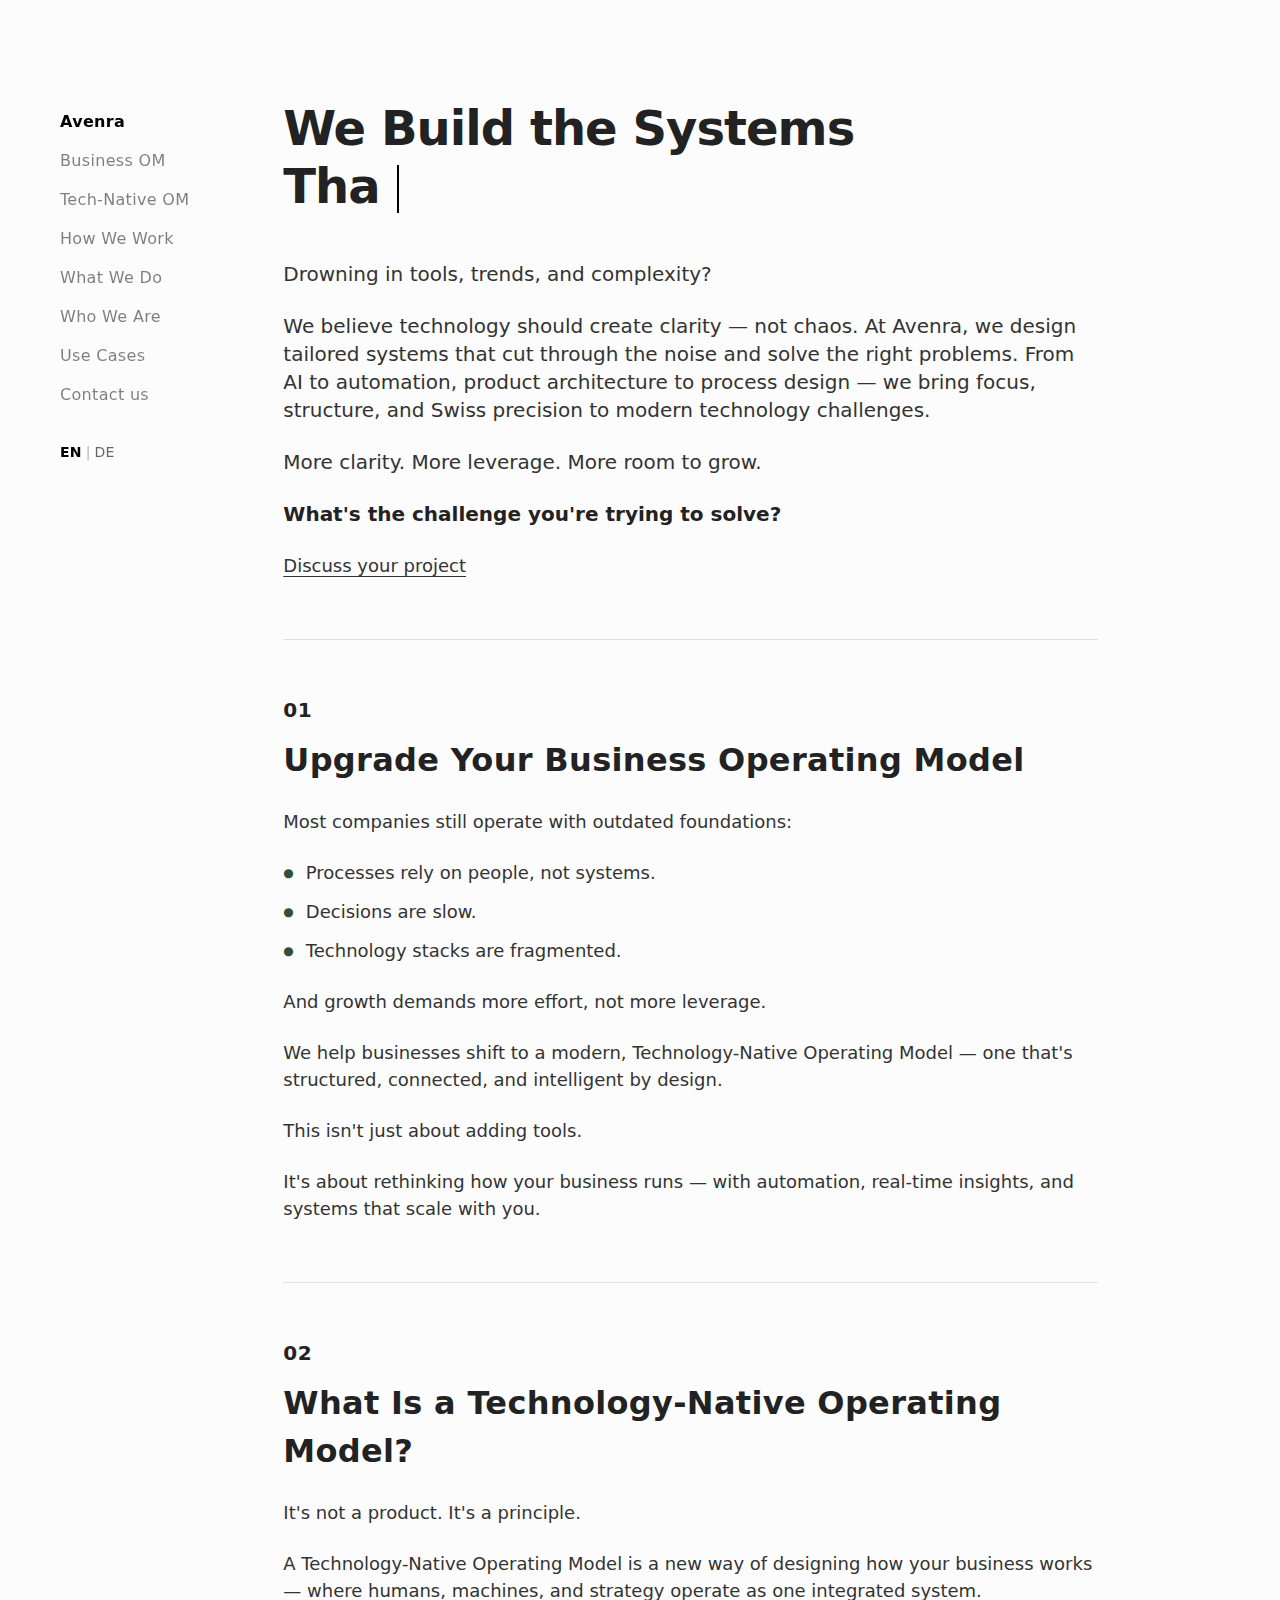
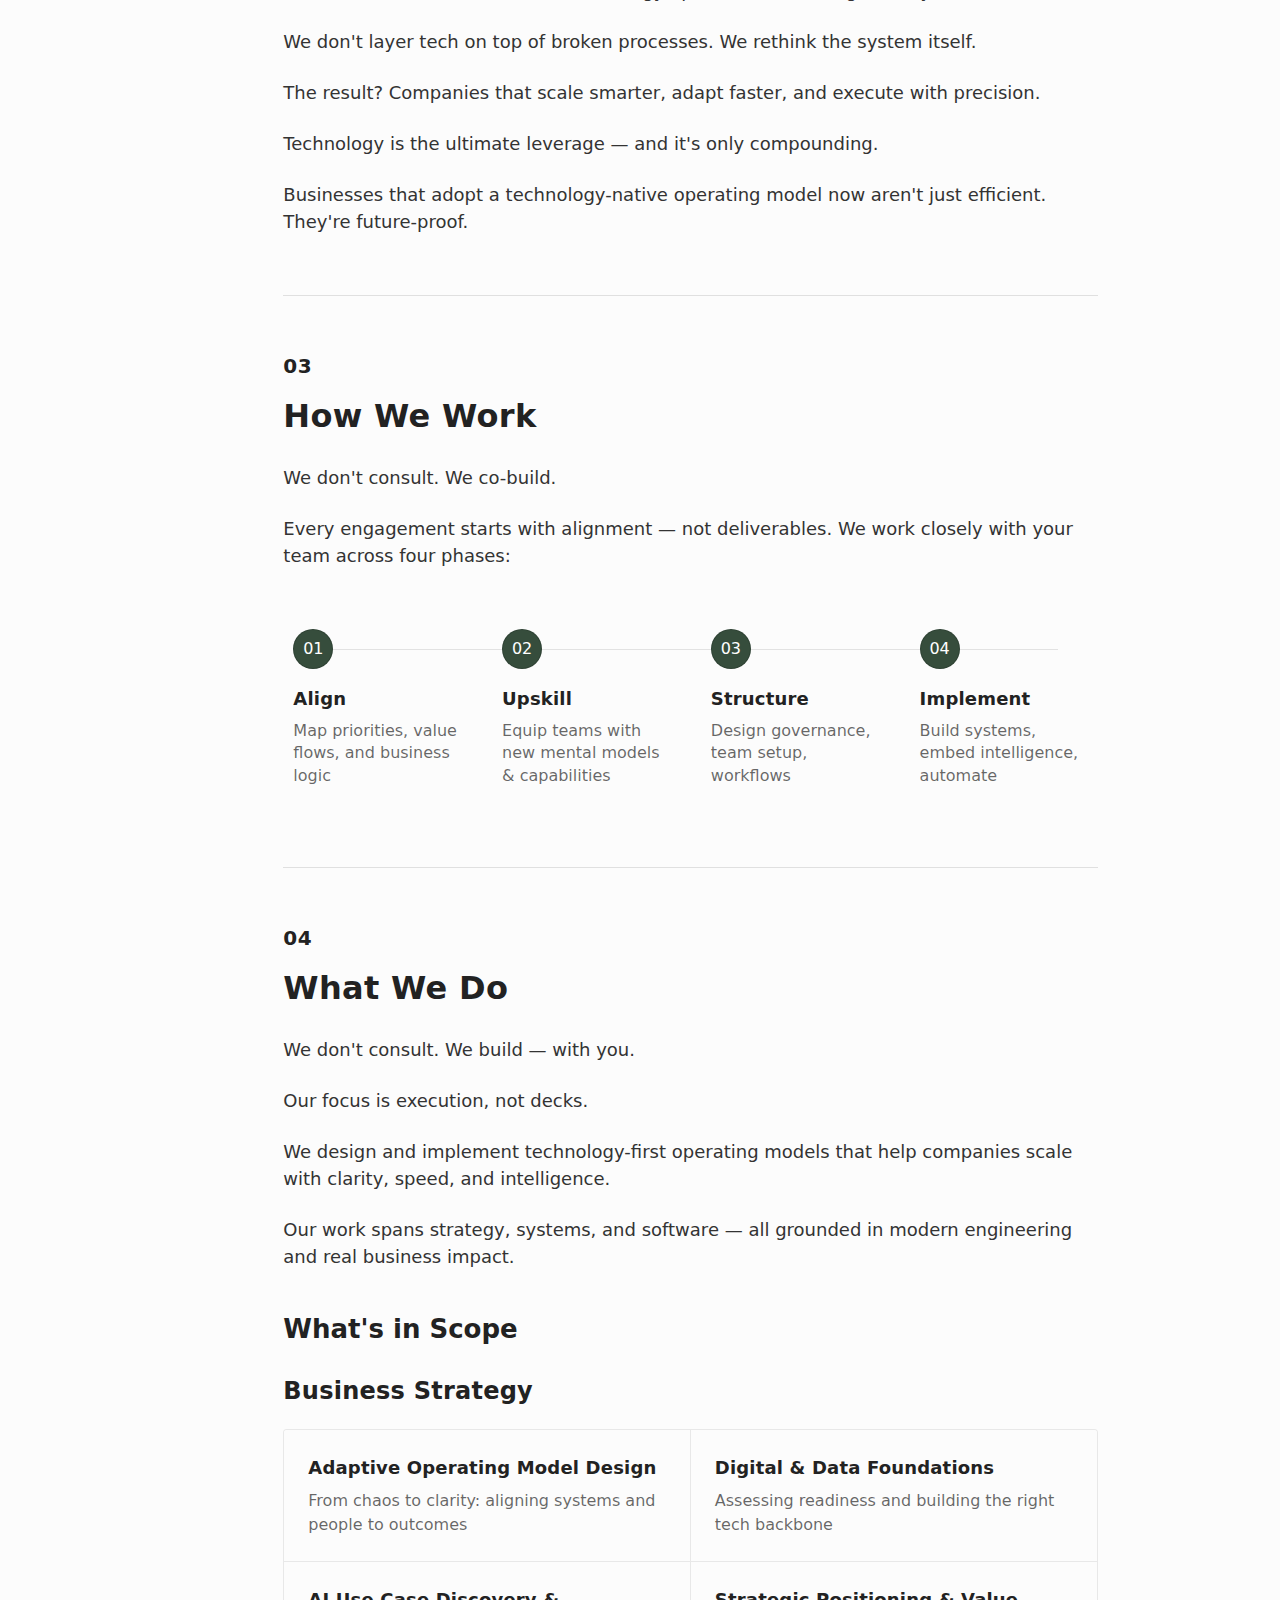
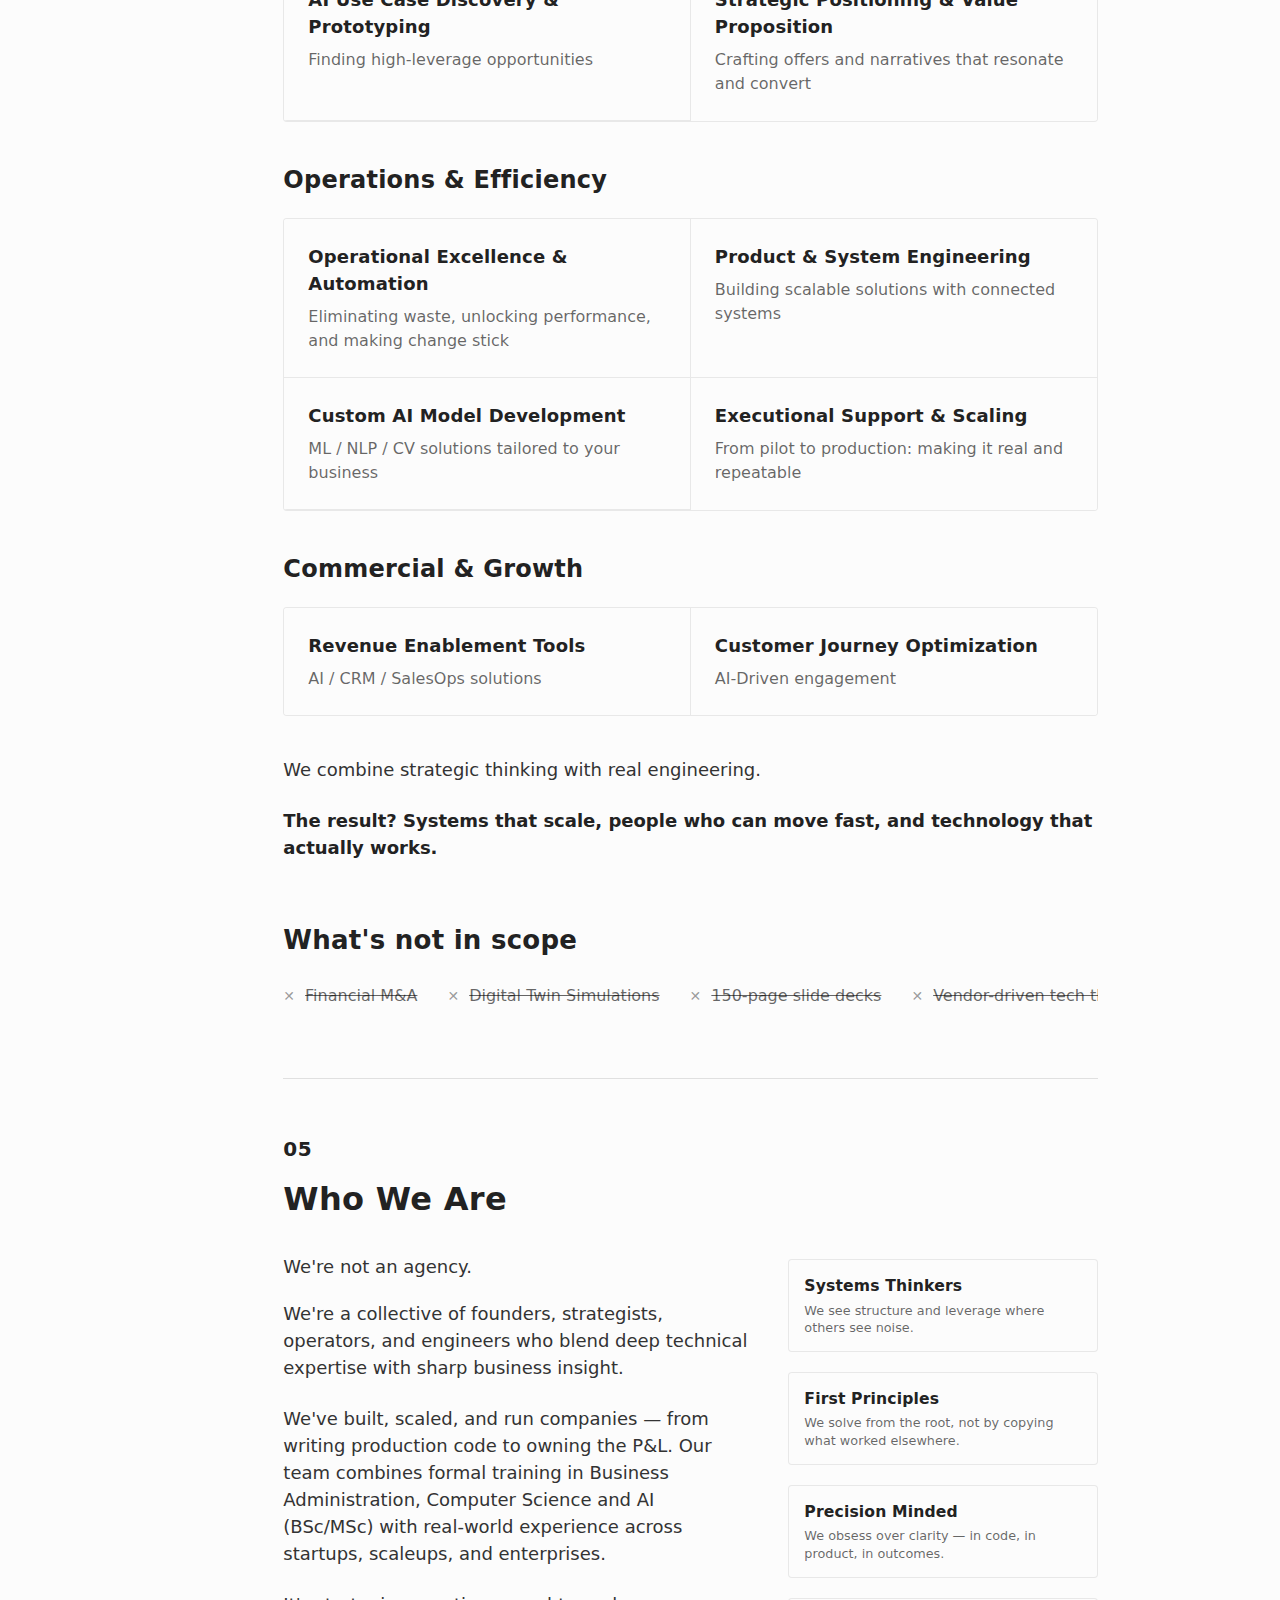
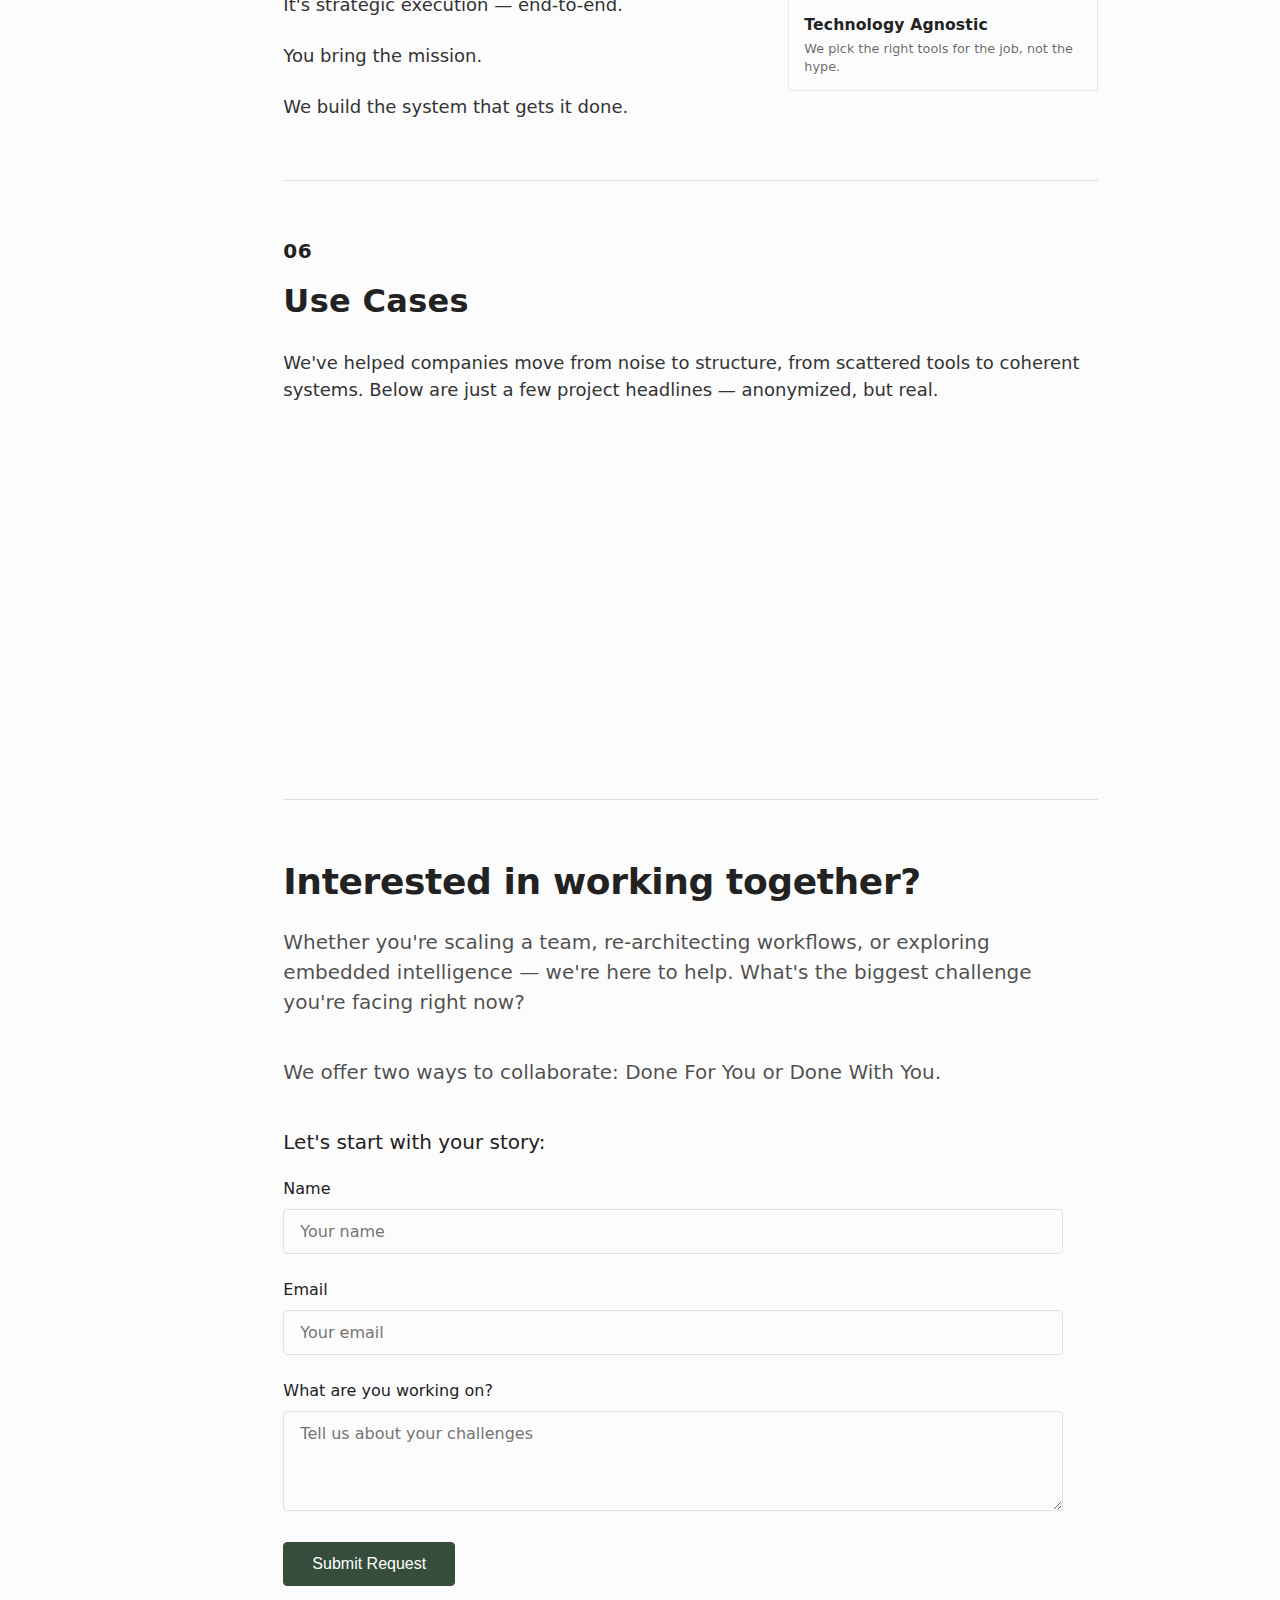
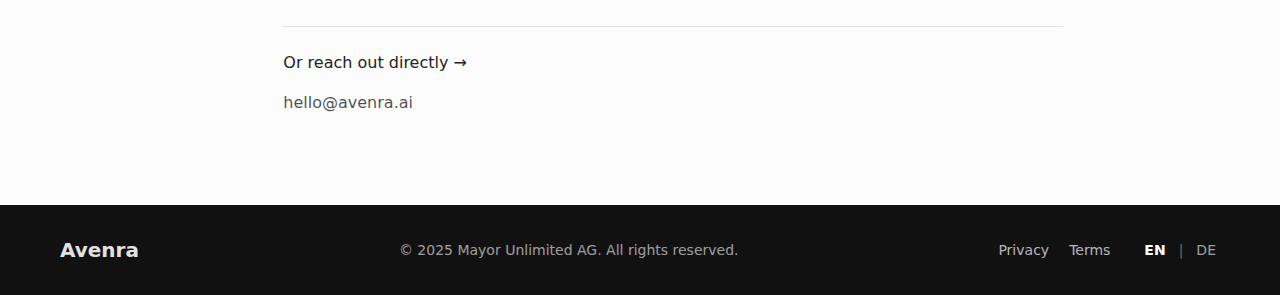
<file: index.html>
<!DOCTYPE html>
<html lang="en">
<head>
    <meta charset="UTF-8">
    <meta name="viewport" content="width=device-width, initial-scale=1.0">
    <title>Avenra | AI Solutions with Swiss Precision</title>
    <link rel="stylesheet" href="styles.css">
    <link rel="stylesheet" href="responsive.css">
    <link rel="stylesheet" href="js/anchor.css">
    <link rel="icon" href="favicon.svg" type="image/svg+xml">
    <link rel="icon" href="favicon.ico" type="image/x-icon">
    <link rel="apple-touch-icon" href="favicon.svg">
</head>
<body>
    <!-- Fixed header bar for mobile/tablet -->
    <div class="header-bar"></div>
    
    <!-- Mobile navigation -->
    <div class="mobile-brand">Avenra</div>
    <button class="hamburger">
        <span></span>
        <span></span>
        <span></span>
    </button>
    <div class="mobile-menu">
        <a href="#top">Avenra</a>
        <a href="#business-os">Business OM</a>
        <a href="#ai-native-os">Tech-Native OM</a>
        <a href="#how-we-work">How We Work</a>
        <a href="#capabilities">What We Do</a>
        <a href="#who-we-are">Who We Are</a>
        <a href="#experiments">Use Cases</a>
        <a href="#cta-section">Contact us</a>
        <div class="lang-switcher">
            <a href="index.html" class="lang-link active" lang="en" aria-label="Switch to English">EN</a>
            <span class="lang-separator">|</span>
            <a href="de.html" class="lang-link" lang="de" aria-label="Switch to German">DE</a>
        </div>
    </div>

    <div class="main-grid">
        <div class="sidebar">
            <nav class="sidebar-nav">
                <a href="#top" class="logo">Avenra</a>
                <a href="#business-os">Business OM</a>
                <a href="#ai-native-os">Tech-Native OM</a>
                <a href="#how-we-work">How We Work</a>
                <a href="#capabilities">What We Do</a>
                <a href="#who-we-are">Who We Are</a>
                <a href="#experiments">Use Cases</a>
                <a href="#cta-section">Contact us</a>
                <div class="lang-switcher">
                    <a href="index.html" class="lang-link active" lang="en" aria-label="Switch to English">EN</a>
                    <span class="lang-separator">|</span>
                    <a href="de.html" class="lang-link" lang="de" aria-label="Switch to German">DE</a>
                </div>
            </nav>
        </div>

        <main class="content" id="top">
            <section class="hero">
                <h1>
                    <span id="typing-effect-part1">We Build the Systems</span><br>
                    <span id="typing-effect-container">
                        <span id="typing-effect-part2"></span>
                        <span id="typing-cursor"></span>
                    </span>
                </h1>
                <div class="hero-description">
                    <p>Drowning in tools, trends, and complexity?</p>
                    <p>We believe technology should create clarity — not chaos. At Avenra, we design tailored systems that cut through the noise and solve the right problems. From AI to automation, product architecture to process design — we bring focus, structure, and Swiss precision to modern technology challenges.</p>
                    <p>More clarity. More leverage. More room to grow.</p>
                    <p><strong>What's the challenge you're trying to solve?</strong></p>
                    <a href="#cta-section" class="text-link">Discuss your project</a>
                </div>
            </section>
            
            <hr class="section-divider">

            <section id="business-os" class="feature">
                <div class="feature-number">01</div>
                <h2>Upgrade Your Business Operating Model</h2>
                <p class="pain-points-intro">Most companies still operate with outdated foundations:</p>
                <div class="pain-points-list">
                    <div class="pain-point-item">
                        <span class="pain-point-bullet"></span>
                        <p>Processes rely on people, not systems.</p>
                    </div>
                    <div class="pain-point-item">
                        <span class="pain-point-bullet"></span>
                        <p>Decisions are slow.</p>
                    </div>
                    <div class="pain-point-item">
                        <span class="pain-point-bullet"></span>
                        <p>Technology stacks are fragmented.</p>
                    </div>
                </div>
                <p>And growth demands more effort, not more leverage.</p>
                <p>We help businesses shift to a modern, Technology-Native Operating Model — one that's structured, connected, and intelligent by design.</p>
                <p>This isn't just about adding tools.</p>
                <p>It's about rethinking how your business runs — with automation, real-time insights, and systems that scale with you.
                </p>
            </section>

            <section id="ai-native-os" class="feature">
                <div class="feature-number">02</div>
                <h2>What Is a Technology-Native Operating Model?</h2>
                <p>It's not a product. It's a principle.</p>
                <p>A Technology-Native Operating Model is a new way of designing how your business works — where humans, machines, and strategy operate as one integrated system.</p>
                <p>We don't layer tech on top of broken processes. We rethink the system itself.</p>
                <p>The result? Companies that scale smarter, adapt faster, and execute with precision.</p>
                <p>Technology is the ultimate leverage — and it's only compounding.</p>
                <p>Businesses that adopt a technology-native operating model now aren't just efficient. They're future-proof.</p>
            </section>
            

            <section id="how-we-work" class="feature">
                <div class="feature-number">03</div>
                <h2>How We Work</h2>
                <p>We don't consult. We co-build.</p>
                <p>Every engagement starts with alignment — not deliverables.
                    We work closely with your team across four phases:</p>
                
                <div class="work-steps">
                    <div class="step">
                        <div class="step-number">01</div>
                        <h3>Align</h3>
                        <p>Map priorities, value flows, and business logic</p>
                    </div>
                    <div class="step">
                        <div class="step-number">02</div>
                        <h3>Upskill</h3>
                        <p>Equip teams with new mental models & capabilities</p>
                    </div>
                    <div class="step">
                        <div class="step-number">03</div>
                        <h3>Structure</h3>
                        <p>Design governance, team setup, workflows</p>
                    </div>
                    <div class="step">
                        <div class="step-number">04</div>
                        <h3>Implement</h3>
                        <p>Build systems, embed intelligence, automate</p>
                    </div>
                </div>
            </section>

            <section class="feature" id="capabilities">
                <div class="feature-number">04</div>
                <h2>What We Do</h2>
                <p>We don't consult. We build — with you.</p>
                <p>Our focus is execution, not decks.</p>
                <p>We design and implement technology-first operating models that help companies scale with clarity, speed, and intelligence.</p>
                <p>Our work spans strategy, systems, and software — all grounded in modern engineering and real business impact.</p>
                
                <h3 class="scope-header">What's in Scope</h3>
                
                <div class="capability-category">
                    <h4 class="category-title">Business Strategy</h4>
                    <div class="capabilities-grid business-strategy-grid">
                        <div class="capability-item">
                            <h3>Adaptive Operating Model Design</h3>
                            <p>From chaos to clarity: aligning systems and people to outcomes</p>
                        </div>
                        <div class="capability-item">
                            <h3>Digital & Data Foundations</h3>
                            <p>Assessing readiness and building the right tech backbone</p>
                        </div>
                        <div class="capability-item">
                            <h3>AI Use Case Discovery & Prototyping</h3>
                            <p>Finding high-leverage opportunities</p>
                        </div>
                        <div class="capability-item">
                            <h3>Strategic Positioning & Value Proposition</h3>
                            <p>Crafting offers and narratives that resonate and convert</p>
                        </div>
                    </div>
                </div>
                
                <div class="capability-category">
                    <h4 class="category-title">Operations & Efficiency</h4>
                    <div class="capabilities-grid">
                        <div class="capability-item">
                            <h3>Operational Excellence & Automation</h3>
                            <p>Eliminating waste, unlocking performance, and making change stick</p>
                        </div>
                        <div class="capability-item">
                            <h3>Product & System Engineering</h3>
                            <p>Building scalable solutions with connected systems</p>
                        </div>
                        <div class="capability-item">
                            <h3>Custom AI Model Development</h3>
                            <p>ML / NLP / CV solutions tailored to your business</p>
                        </div>
                        <div class="capability-item">
                            <h3>Executional Support & Scaling</h3>
                            <p>From pilot to production: making it real and repeatable</p>
                        </div>
                    </div>
                </div>
                
                <div class="capability-category">
                    <h4 class="category-title">Commercial & Growth</h4>
                    <div class="capabilities-grid commercial-grid">
                        <div class="capability-item">
                            <h3>Revenue Enablement Tools</h3>
                            <p>AI / CRM / SalesOps solutions</p>
                        </div>
                        <div class="capability-item">
                            <h3>Customer Journey Optimization</h3>
                            <p>AI-Driven engagement</p>
                        </div>
                    </div>
                </div>
                
                <p>We combine strategic thinking with real engineering.</p>
                <p><strong>The result? Systems that scale, people who can move fast, and technology that actually works.</strong></p>
                
                <div class="not-in-scope">
                    <h3>What's not in scope</h3>
                    <div class="not-in-scope-items">
                        <div class="not-item">
                            <span>Financial M&A</span>
                        </div>
                        <div class="not-item">
                            <span>Digital Twin Simulations</span>
                        </div>
                        <div class="not-item">
                            <span>150-page slide decks</span>
                        </div>
                        <div class="not-item">
                            <span>Vendor-driven tech theatre</span>
                        </div>
                    </div>
                </div>
            </section>

            <section id="who-we-are" class="feature who-we-are">
                <div class="feature-number">05</div>
                <h2>Who We Are</h2>
                
                <div class="manifesto-layout">
                    <div class="manifesto-text">
                        <p>We're not an agency.</p>
                        <p>We're a collective of founders, strategists, operators, and engineers who blend deep technical expertise with sharp business insight.</p>
                        <p>We've built, scaled, and run companies — from writing production code to owning the P&L. Our team combines formal training in Business Administration, Computer Science and AI (BSc/MSc) with real-world experience across startups, scaleups, and enterprises.</p>
                        <p>It's strategic execution — end-to-end.</p>
                        <p>You bring the mission.</p>
                        <p>We build the system that gets it done.</p>
                    </div>
                    
                    <div class="values-grid">
                        <div class="value-item">
                            <h3>Systems Thinkers</h3>
                            <p>We see structure and leverage where others see noise.</p>
                        </div>
                        
                        <div class="value-item">
                            <h3>First Principles</h3>
                            <p>We solve from the root, not by copying what worked elsewhere.</p>
                        </div>
                        
                        <div class="value-item">
                            <h3>Precision Minded</h3>
                            <p>We obsess over clarity — in code, in product, in outcomes.</p>
                        </div>
                        
                        <div class="value-item">
                            <h3>Technology Agnostic</h3>
                            <p>We pick the right tools for the job, not the hype.</p>
                        </div>
                    </div>
                </div>
            </section>

            <section id="experiments" class="feature">
                <div class="feature-number">06</div>
                <h2>Use Cases</h2>
                <p>We've helped companies move from noise to structure, from scattered tools to coherent systems. Below are just a few project headlines — anonymized, but real.</p>
                
                <div class="case-tiles">
                    <div class="case-tile">
                        <div class="case-tag">Commercial</div>
                        <h3>Rebuilding a scaleup's commercial engine using AI workflows</h3>
                    </div>
                    
                    <div class="case-tile">
                        <div class="case-tag">Operations</div>
                        <h3>Installing an internal GPT for operations & compliance</h3>
                    </div>
                    
                    <div class="case-tile">
                        <div class="case-tag">Growth</div>
                        <h3>Turning product signals into warm outbound</h3>
                    </div>
                    
                    <div class="case-tile">
                        <div class="case-tag">Green Energy</div>
                        <h3>Designing an operating model for a green energy startup</h3>
                    </div>
                </div>
            </section>
            
            <section class="cta-section" id="cta-section">
                <div class="cta-content">
                    <h2>Interested in working together?</h2>
                    <p>Whether you're scaling a team, re-architecting workflows, or exploring embedded intelligence — we're here to help. What's the biggest challenge you're facing right now?</p>
                    <p>We offer two ways to collaborate: Done For You or Done With You.</p>
                    
                    <p class="form-intro">Let's start with your story:</p>
                    <form class="contact-form">
                        <div class="form-group">
                            <label for="name">Name</label>
                            <input type="text" id="name" name="name" placeholder="Your name" required>
                        </div>
                        <div class="form-group">
                            <label for="email">Email</label>
                            <input type="email" id="email" name="email" placeholder="Your email" required>
                        </div>
                        <div class="form-group">
                            <label for="project">What are you working on?</label>
                            <textarea id="project" name="project" placeholder="Tell us about your challenges" rows="3" required></textarea>
                        </div>
                        <button type="submit" class="btn-primary">Submit Request</button>
                    </form>
                    
                    <div class="contact-alternative">
                        <p>Or reach out directly →</p>
                        <a href="mailto:hello@avenra.ai" class="btn-secondary">hello@avenra.ai</a>
                    </div>
                </div>
            </section>
        </main>
    </div>
    
    <div class="clear-fix"></div>
    
    <footer class="footer">
        <div class="footer-container">
            <div class="footer-content">
                <div class="footer-logo">Avenra</div>
                <div class="footer-copyright">© 2025 Mayor Unlimited AG. All rights reserved.</div>
                <div class="footer-legal">
                    <a href="privacy.html">Privacy</a>
                    <a href="terms.html">Terms</a>
                    <div class="lang-switcher">
                        <a href="index.html" class="lang-link active" lang="en" aria-label="Switch to English">EN</a>
                        <span class="lang-separator">|</span>
                        <a href="de.html" class="lang-link" lang="de" aria-label="Switch to German">DE</a>
                    </div>
                </div>
            </div>
        </div>
    </footer>
    
    <script src="js/anchor.js"></script>
    <script src="script.js"></script>
</body>
</html>
</file>
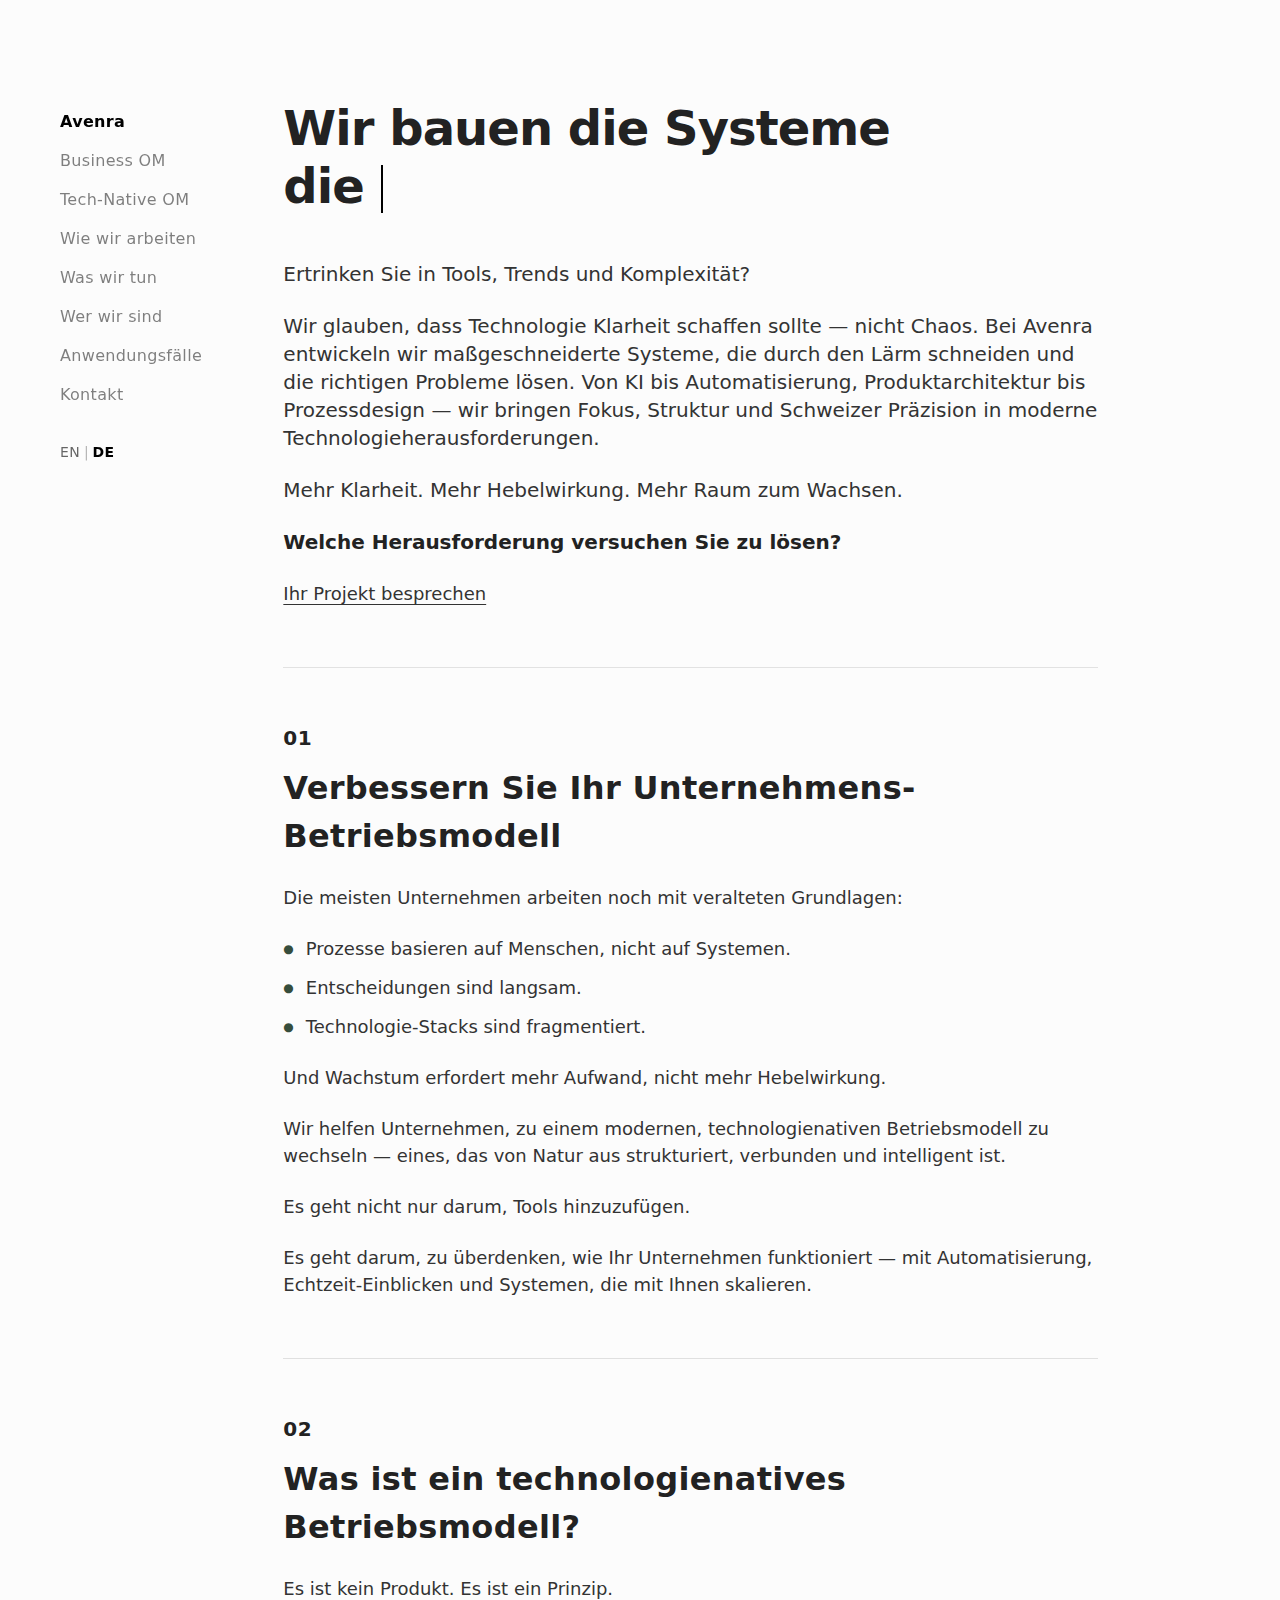
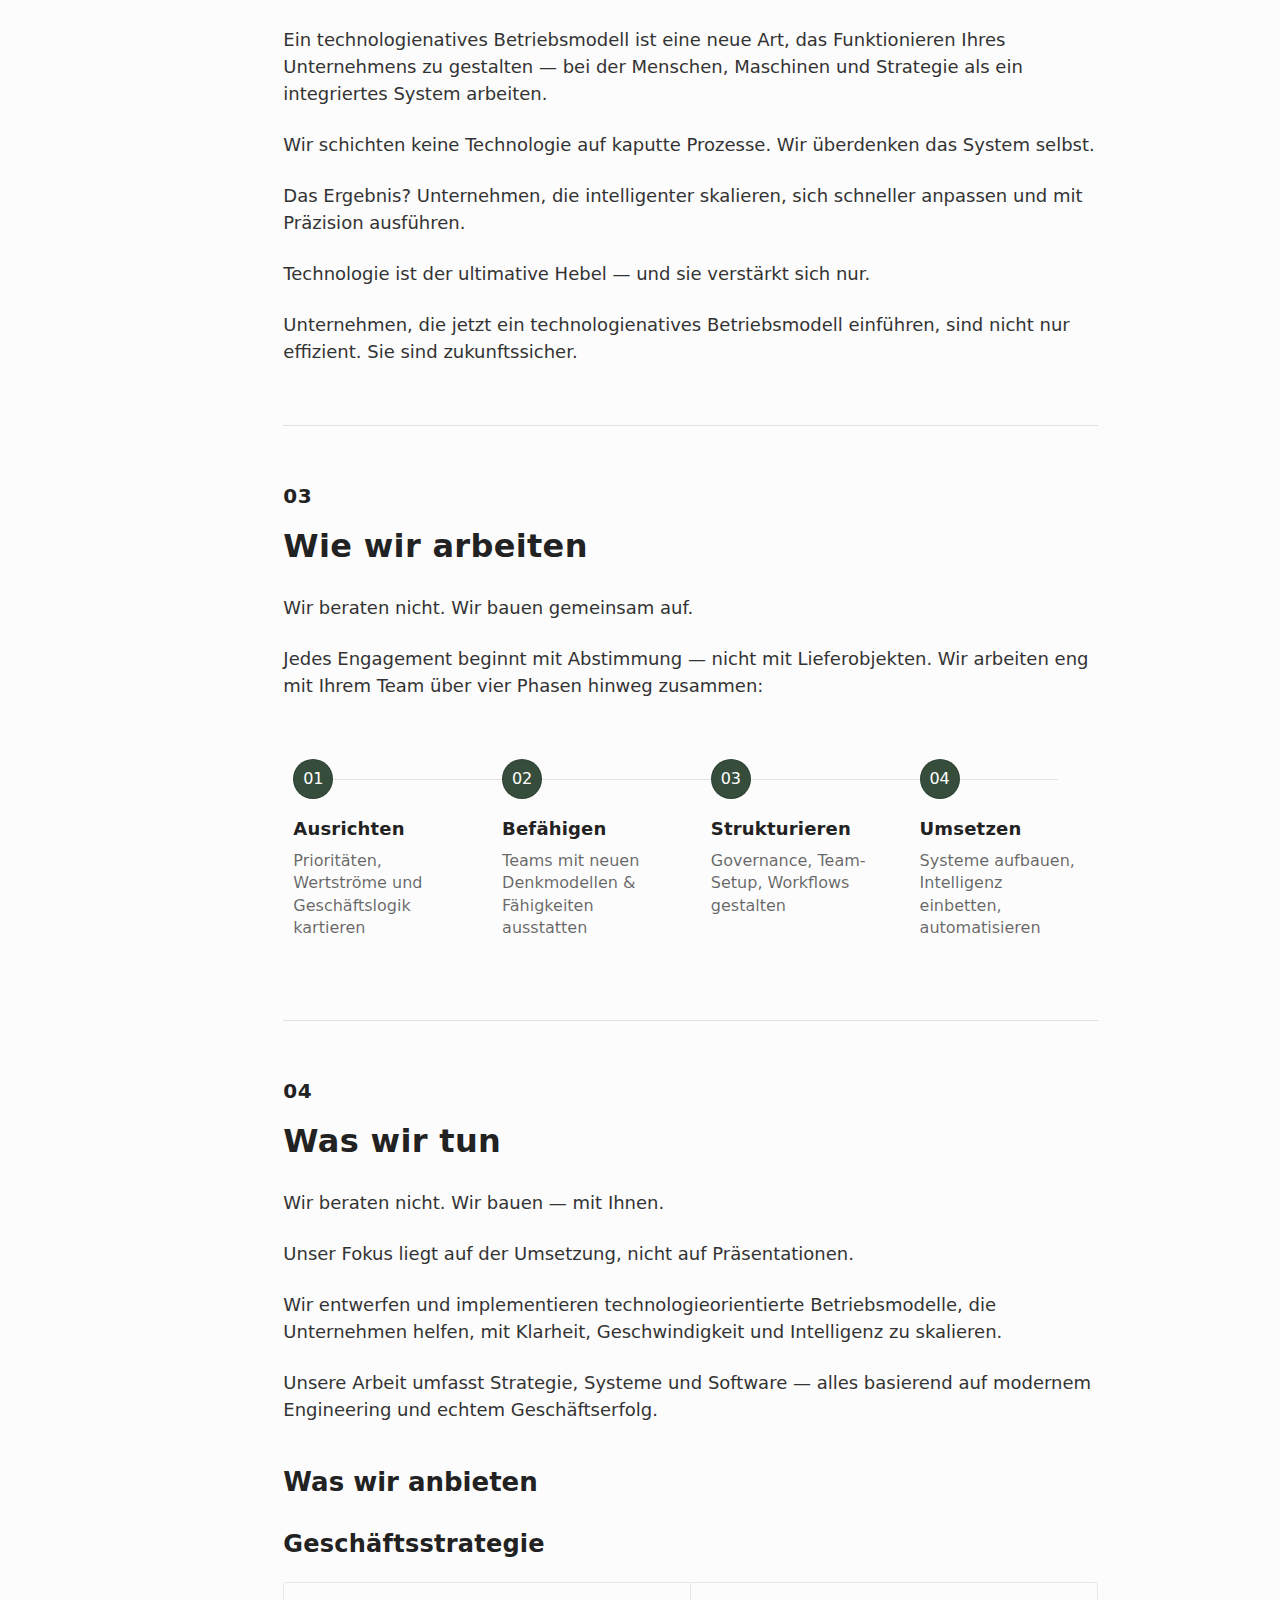
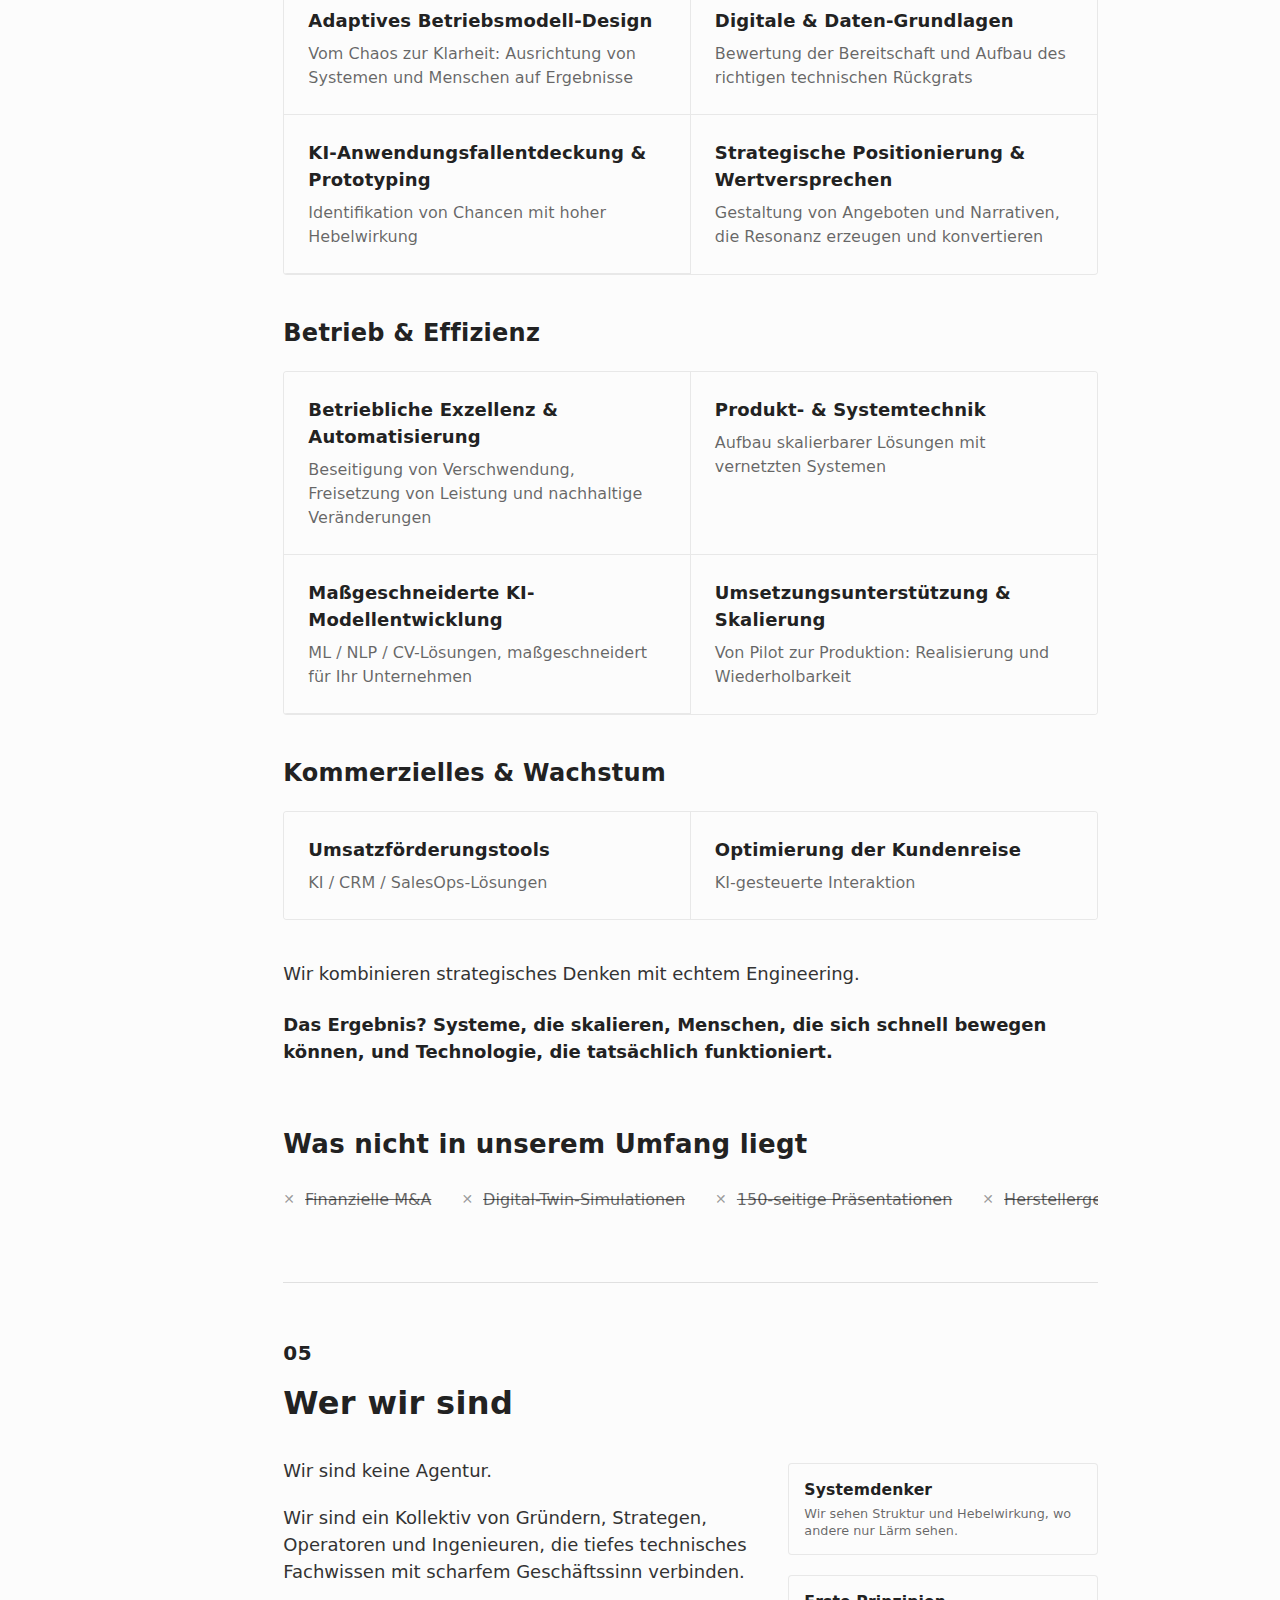
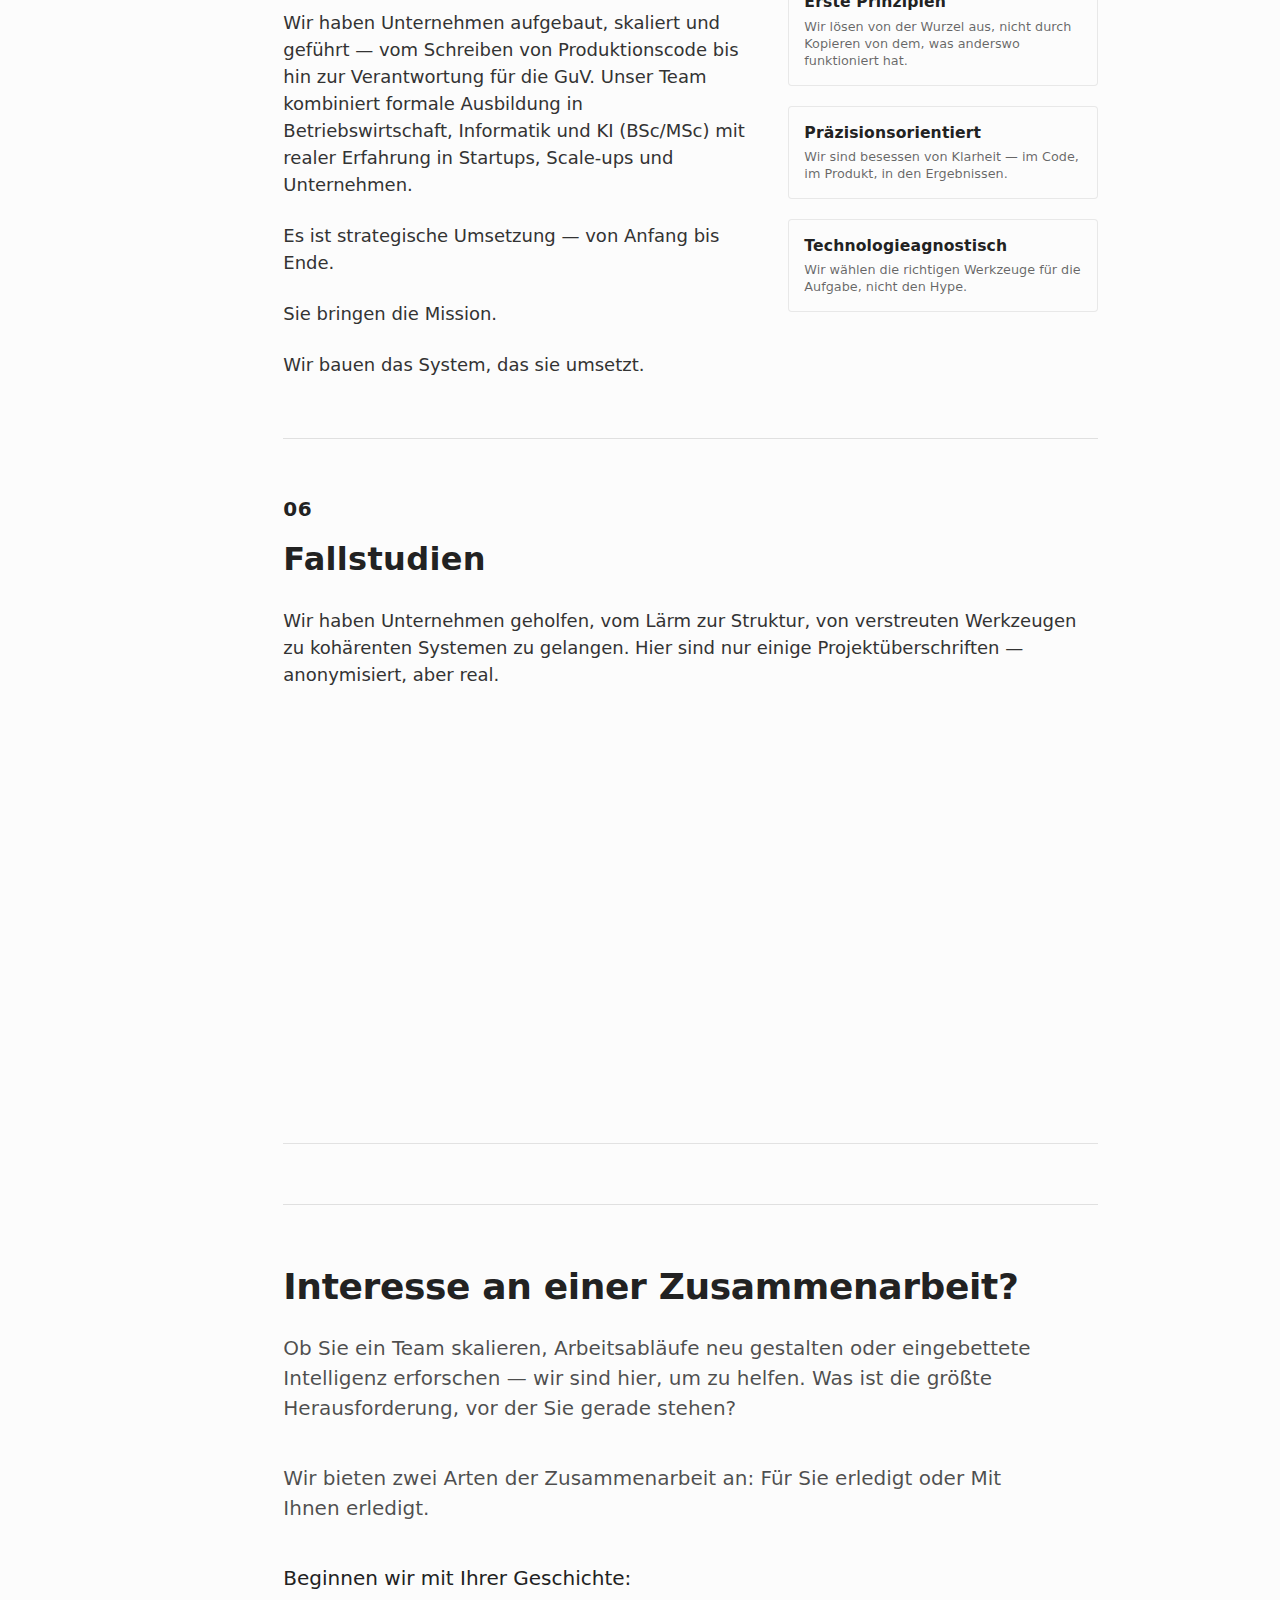
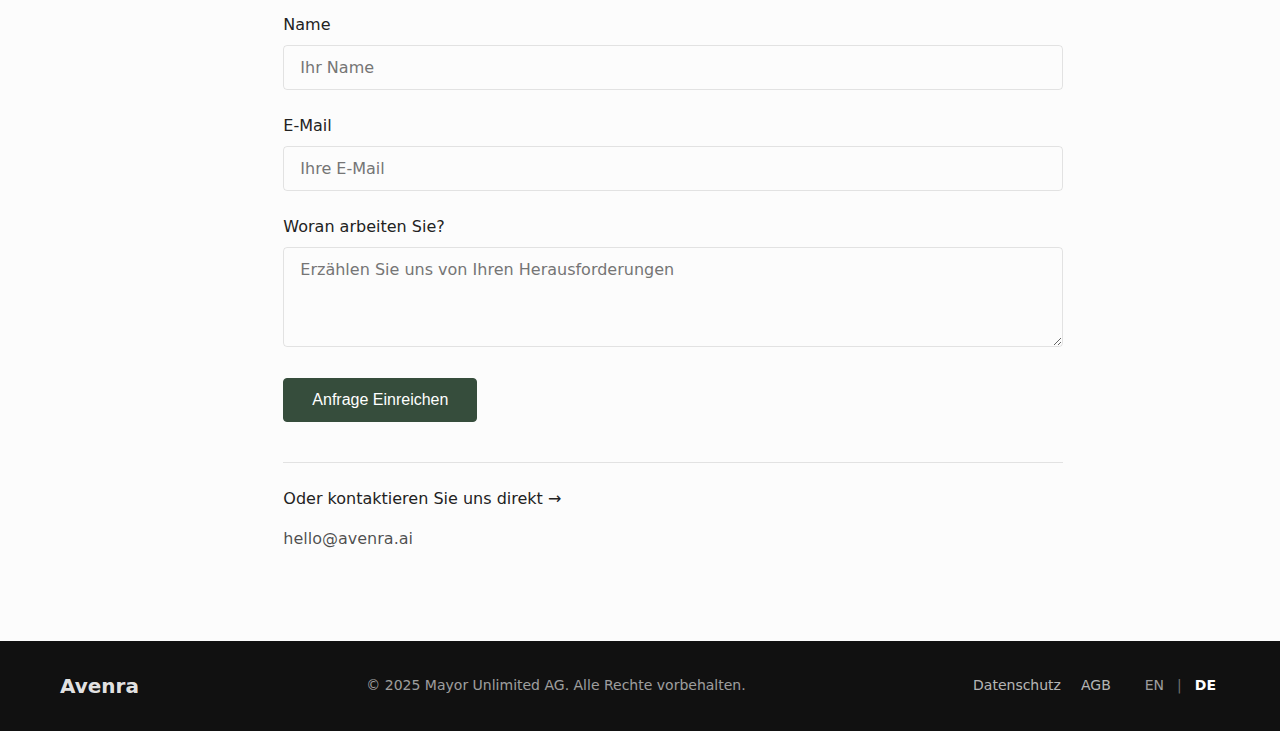
<file: de.html>
<!DOCTYPE html>
<html lang="de">
<head>
    <meta charset="UTF-8">
    <meta name="viewport" content="width=device-width, initial-scale=1.0">
    <title>Avenra | KI-Lösungen mit Schweizer Präzision</title>
    <link rel="stylesheet" href="styles.css">
    <link rel="stylesheet" href="responsive.css">
    <link rel="stylesheet" href="js/anchor.css">
    <link rel="icon" href="favicon.svg" type="image/svg+xml">
    <link rel="icon" href="favicon.ico" type="image/x-icon">
    <link rel="apple-touch-icon" href="favicon.svg">
</head>
<body>
    <!-- Fixed header bar for mobile/tablet -->
    <div class="header-bar"></div>
    
    <!-- Mobile navigation -->
    <div class="mobile-brand">Avenra</div>
    <button class="hamburger">
        <span></span>
        <span></span>
        <span></span>
    </button>
    <div class="mobile-menu">
        <a href="#top">Avenra</a>
        <a href="#business-os">Business OM</a>
        <a href="#ai-native-os">Tech-Native OM</a>
        <a href="#how-we-work">Wie wir arbeiten</a>
        <a href="#capabilities">Was wir tun</a>
        <a href="#who-we-are">Wer wir sind</a>
        <a href="#experiments">Anwendungsfälle</a>
        <a href="#cta-section">Kontakt</a>
        <div class="lang-switcher">
            <a href="/" class="lang-link" lang="en" aria-label="Auf Englisch umschalten">EN</a>
            <span class="lang-separator">|</span>
            <a href="/de" class="lang-link active" lang="de" aria-label="Auf Deutsch umschalten">DE</a>
        </div>
    </div>

    <div class="main-grid">
        <div class="sidebar">
            <nav class="sidebar-nav">
                <a href="#top" class="logo">Avenra</a>
                <a href="#business-os">Business OM</a>
                <a href="#ai-native-os">Tech-Native OM</a>
                <a href="#how-we-work">Wie wir arbeiten</a>
                <a href="#capabilities">Was wir tun</a>
                <a href="#who-we-are">Wer wir sind</a>
                <a href="#experiments">Anwendungsfälle</a>
                <a href="#cta-section">Kontakt</a>
                <div class="lang-switcher">
                    <a href="/" class="lang-link" lang="en" aria-label="Auf Englisch umschalten">EN</a>
                    <span class="lang-separator">|</span>
                    <a href="/de" class="lang-link active" lang="de" aria-label="Auf Deutsch umschalten">DE</a>
                </div>
            </nav>
        </div>

        <main class="content" id="top">
            <section class="hero">
                <h1>
                    <span id="typing-effect-part1">Wir bauen die Systeme</span><br>
                    <span id="typing-effect-container">
                        <span id="typing-effect-part2"></span>
                        <span id="typing-cursor"></span>
                    </span>
                </h1>
                <div class="hero-description">
                    <p>Ertrinken Sie in Tools, Trends und Komplexität?</p>
                    <p>Wir glauben, dass Technologie Klarheit schaffen sollte — nicht Chaos. Bei Avenra entwickeln wir maßgeschneiderte Systeme, die durch den Lärm schneiden und die richtigen Probleme lösen. Von KI bis Automatisierung, Produktarchitektur bis Prozessdesign — wir bringen Fokus, Struktur und Schweizer Präzision in moderne Technologieherausforderungen.</p>
                    <p>Mehr Klarheit. Mehr Hebelwirkung. Mehr Raum zum Wachsen.</p>
                    <p><strong>Welche Herausforderung versuchen Sie zu lösen?</strong></p>
                    <a href="#cta-section" class="text-link">Ihr Projekt besprechen</a>
                </div>
            </section>
            
            <hr class="section-divider">

            <section id="business-os" class="feature">
                <div class="feature-number">01</div>
                <h2>Verbessern Sie Ihr Unternehmens-Betriebsmodell</h2>
                <p class="pain-points-intro">Die meisten Unternehmen arbeiten noch mit veralteten Grundlagen:</p>
                <div class="pain-points-list">
                    <div class="pain-point-item">
                        <span class="pain-point-bullet"></span>
                        <p>Prozesse basieren auf Menschen, nicht auf Systemen.</p>
                    </div>
                    <div class="pain-point-item">
                        <span class="pain-point-bullet"></span>
                        <p>Entscheidungen sind langsam.</p>
                    </div>
                    <div class="pain-point-item">
                        <span class="pain-point-bullet"></span>
                        <p>Technologie-Stacks sind fragmentiert.</p>
                    </div>
                </div>
                <p>Und Wachstum erfordert mehr Aufwand, nicht mehr Hebelwirkung.</p>
                <p>Wir helfen Unternehmen, zu einem modernen, technologienativen Betriebsmodell zu wechseln — eines, das von Natur aus strukturiert, verbunden und intelligent ist.</p>
                <p>Es geht nicht nur darum, Tools hinzuzufügen.</p>
                <p>Es geht darum, zu überdenken, wie Ihr Unternehmen funktioniert — mit Automatisierung, Echtzeit-Einblicken und Systemen, die mit Ihnen skalieren.
                </p>
            </section>

            <section id="ai-native-os" class="feature">
                <div class="feature-number">02</div>
                <h2>Was ist ein technologienatives Betriebsmodell?</h2>
                <p>Es ist kein Produkt. Es ist ein Prinzip.</p>
                <p>Ein technologienatives Betriebsmodell ist eine neue Art, das Funktionieren Ihres Unternehmens zu gestalten — bei der Menschen, Maschinen und Strategie als ein integriertes System arbeiten.</p>
                <p>Wir schichten keine Technologie auf kaputte Prozesse. Wir überdenken das System selbst.</p>
                <p>Das Ergebnis? Unternehmen, die intelligenter skalieren, sich schneller anpassen und mit Präzision ausführen.</p>
                <p>Technologie ist der ultimative Hebel — und sie verstärkt sich nur.</p>
                <p>Unternehmen, die jetzt ein technologienatives Betriebsmodell einführen, sind nicht nur effizient. Sie sind zukunftssicher.</p>
            </section>
            

            <section id="how-we-work" class="feature">
                <div class="feature-number">03</div>
                <h2>Wie wir arbeiten</h2>
                <p>Wir beraten nicht. Wir bauen gemeinsam auf.</p>
                <p>Jedes Engagement beginnt mit Abstimmung — nicht mit Lieferobjekten.
                   Wir arbeiten eng mit Ihrem Team über vier Phasen hinweg zusammen:</p>
                
                <div class="work-steps">
                    <div class="step">
                        <div class="step-number">01</div>
                        <h3>Ausrichten</h3>
                        <p>Prioritäten, Wertströme und Geschäftslogik kartieren</p>
                    </div>
                    <div class="step">
                        <div class="step-number">02</div>
                        <h3>Befähigen</h3>
                        <p>Teams mit neuen Denkmodellen & Fähigkeiten ausstatten</p>
                    </div>
                    <div class="step">
                        <div class="step-number">03</div>
                        <h3>Strukturieren</h3>
                        <p>Governance, Team-Setup, Workflows gestalten</p>
                    </div>
                    <div class="step">
                        <div class="step-number">04</div>
                        <h3>Umsetzen</h3>
                        <p>Systeme aufbauen, Intelligenz einbetten, automatisieren</p>
                    </div>
                </div>
            </section>

            <section class="feature" id="capabilities">
                <div class="feature-number">04</div>
                <h2>Was wir tun</h2>
                <p>Wir beraten nicht. Wir bauen — mit Ihnen.</p>
                <p>Unser Fokus liegt auf der Umsetzung, nicht auf Präsentationen.</p>
                <p>Wir entwerfen und implementieren technologieorientierte Betriebsmodelle, die Unternehmen helfen, mit Klarheit, Geschwindigkeit und Intelligenz zu skalieren.</p>
                <p>Unsere Arbeit umfasst Strategie, Systeme und Software — alles basierend auf modernem Engineering und echtem Geschäftserfolg.</p>
                
                <h3 class="scope-header">Was wir anbieten</h3>
                
                <div class="capability-category">
                    <h4 class="category-title">Geschäftsstrategie</h4>
                    <div class="capabilities-grid business-strategy-grid">
                        <div class="capability-item">
                            <h3>Adaptives Betriebsmodell-Design</h3>
                            <p>Vom Chaos zur Klarheit: Ausrichtung von Systemen und Menschen auf Ergebnisse</p>
                        </div>
                        <div class="capability-item">
                            <h3>Digitale & Daten-Grundlagen</h3>
                            <p>Bewertung der Bereitschaft und Aufbau des richtigen technischen Rückgrats</p>
                        </div>
                        <div class="capability-item">
                            <h3>KI-Anwendungsfallentdeckung & Prototyping</h3>
                            <p>Identifikation von Chancen mit hoher Hebelwirkung</p>
                        </div>
                        <div class="capability-item">
                            <h3>Strategische Positionierung & Wertversprechen</h3>
                            <p>Gestaltung von Angeboten und Narrativen, die Resonanz erzeugen und konvertieren</p>
                        </div>
                    </div>
                </div>
                
                <div class="capability-category">
                    <h4 class="category-title">Betrieb & Effizienz</h4>
                    <div class="capabilities-grid">
                        <div class="capability-item">
                            <h3>Betriebliche Exzellenz & Automatisierung</h3>
                            <p>Beseitigung von Verschwendung, Freisetzung von Leistung und nachhaltige Veränderungen</p>
                        </div>
                        <div class="capability-item">
                            <h3>Produkt- & Systemtechnik</h3>
                            <p>Aufbau skalierbarer Lösungen mit vernetzten Systemen</p>
                        </div>
                        <div class="capability-item">
                            <h3>Maßgeschneiderte KI-Modellentwicklung</h3>
                            <p>ML / NLP / CV-Lösungen, maßgeschneidert für Ihr Unternehmen</p>
                        </div>
                        <div class="capability-item">
                            <h3>Umsetzungsunterstützung & Skalierung</h3>
                            <p>Von Pilot zur Produktion: Realisierung und Wiederholbarkeit</p>
                        </div>
                    </div>
                </div>
                
                <div class="capability-category">
                    <h4 class="category-title">Kommerzielles & Wachstum</h4>
                    <div class="capabilities-grid commercial-grid">
                        <div class="capability-item">
                            <h3>Umsatzförderungstools</h3>
                            <p>KI / CRM / SalesOps-Lösungen</p>
                        </div>
                        <div class="capability-item">
                            <h3>Optimierung der Kundenreise</h3>
                            <p>KI-gesteuerte Interaktion</p>
                        </div>
                    </div>
                </div>
                
                <p>Wir kombinieren strategisches Denken mit echtem Engineering.</p>
                <p><strong>Das Ergebnis? Systeme, die skalieren, Menschen, die sich schnell bewegen können, und Technologie, die tatsächlich funktioniert.</strong></p>
                
                <div class="not-in-scope">
                    <h3>Was nicht in unserem Umfang liegt</h3>
                    <div class="not-in-scope-items">
                        <div class="not-item">
                            <span>Finanzielle M&A</span>
                        </div>
                        <div class="not-item">
                            <span>Digital-Twin-Simulationen</span>
                        </div>
                        <div class="not-item">
                            <span>150-seitige Präsentationen</span>
                        </div>
                        <div class="not-item">
                            <span>Herstellergetriebenes Tech-Theater</span>
                        </div>
                    </div>
                </div>
            </section>

            <section id="who-we-are" class="feature who-we-are">
                <div class="feature-number">05</div>
                <h2>Wer wir sind</h2>
                
                <div class="manifesto-layout">
                    <div class="manifesto-text">
                        <p>Wir sind keine Agentur.</p>
                        <p>Wir sind ein Kollektiv von Gründern, Strategen, Operatoren und Ingenieuren, die tiefes technisches Fachwissen mit scharfem Geschäftssinn verbinden.</p>
                        <p>Wir haben Unternehmen aufgebaut, skaliert und geführt — vom Schreiben von Produktionscode bis hin zur Verantwortung für die GuV. Unser Team kombiniert formale Ausbildung in Betriebswirtschaft, Informatik und KI (BSc/MSc) mit realer Erfahrung in Startups, Scale-ups und Unternehmen.</p>
                        <p>Es ist strategische Umsetzung — von Anfang bis Ende.</p>
                        <p>Sie bringen die Mission.</p>
                        <p>Wir bauen das System, das sie umsetzt.</p>
                    </div>
                    
                    <div class="values-grid">
                        <div class="value-item">
                            <h3>Systemdenker</h3>
                            <p>Wir sehen Struktur und Hebelwirkung, wo andere nur Lärm sehen.</p>
                        </div>
                        
                        <div class="value-item">
                            <h3>Erste Prinzipien</h3>
                            <p>Wir lösen von der Wurzel aus, nicht durch Kopieren von dem, was anderswo funktioniert hat.</p>
                        </div>
                        
                        <div class="value-item">
                            <h3>Präzisionsorientiert</h3>
                            <p>Wir sind besessen von Klarheit — im Code, im Produkt, in den Ergebnissen.</p>
                        </div>
                        
                        <div class="value-item">
                            <h3>Technologieagnostisch</h3>
                            <p>Wir wählen die richtigen Werkzeuge für die Aufgabe, nicht den Hype.</p>
                        </div>
                    </div>
                </div>
            </section>

            <section id="experiments" class="feature">
                <div class="feature-number">06</div>
                <h2>Fallstudien</h2>
                <p>Wir haben Unternehmen geholfen, vom Lärm zur Struktur, von verstreuten Werkzeugen zu kohärenten Systemen zu gelangen. Hier sind nur einige Projektüberschriften — anonymisiert, aber real.</p>
                
                <div class="case-tiles">
                    <div class="case-tile">
                        <div class="case-tag">Kommerziell</div>
                        <h3>Neuaufbau der kommerziellen Engine eines Scale-ups mit KI-Workflows</h3>
                    </div>
                    
                    <div class="case-tile">
                        <div class="case-tag">Betrieb</div>
                        <h3>Installation eines internen GPT für Betrieb & Compliance</h3>
                    </div>
                    
                    <div class="case-tile">
                        <div class="case-tag">Wachstum</div>
                        <h3>Umwandlung von Produktsignalen in warme Außenkommunikation</h3>
                    </div>
                    
                    <div class="case-tile">
                        <div class="case-tag">Grüne Energie</div>
                        <h3>Gestaltung eines Betriebsmodells für ein Startup für grüne Energie</h3>
                    </div>
                </div>
            </section>

            <hr class="section-divider">
            
            <section class="cta-section" id="cta-section">
                <div class="cta-content">
                    <h2>Interesse an einer Zusammenarbeit?</h2>
                    <p>Ob Sie ein Team skalieren, Arbeitsabläufe neu gestalten oder eingebettete Intelligenz erforschen — wir sind hier, um zu helfen. Was ist die größte Herausforderung, vor der Sie gerade stehen?</p>
                    <p>Wir bieten zwei Arten der Zusammenarbeit an: Für Sie erledigt oder Mit Ihnen erledigt.</p>
                    
                    <p class="form-intro">Beginnen wir mit Ihrer Geschichte:</p>
                    <form class="contact-form">
                        <div class="form-group">
                            <label for="name">Name</label>
                            <input type="text" id="name" name="name" placeholder="Ihr Name" required>
                        </div>
                        <div class="form-group">
                            <label for="email">E-Mail</label>
                            <input type="email" id="email" name="email" placeholder="Ihre E-Mail" required>
                        </div>
                        <div class="form-group">
                            <label for="project">Woran arbeiten Sie?</label>
                            <textarea id="project" name="project" placeholder="Erzählen Sie uns von Ihren Herausforderungen" rows="3" required></textarea>
                        </div>
                        <button type="submit" class="btn-primary">Anfrage Einreichen</button>
                    </form>
                    
                    <div class="contact-alternative">
                        <p>Oder kontaktieren Sie uns direkt →</p>
                        <a href="mailto:hello@avenra.ai" class="btn-secondary">hello@avenra.ai</a>
                    </div>
                </div>
            </section>
        </main>
    </div>
    
    <div class="clear-fix"></div>
    
    <footer class="footer">
        <div class="footer-container">
            <div class="footer-content">
                <div class="footer-logo">Avenra</div>
                <div class="footer-copyright">© 2025 Mayor Unlimited AG. Alle Rechte vorbehalten.</div>
                <div class="footer-legal">
                    <a href="privacy.html">Datenschutz</a>
                    <a href="terms.html">AGB</a>
                    <div class="lang-switcher">
                        <a href="/" class="lang-link" lang="en" aria-label="Switch to English">EN</a>
                        <span class="lang-separator">|</span>
                        <a href="/de" class="lang-link active" lang="de" aria-label="Auf Deutsch umschalten">DE</a>
                    </div>
                </div>
            </div>
        </div>
    </footer>
    
    <script src="js/anchor.js"></script>
    <script src="script.js"></script>
</body>
</html>
</file>
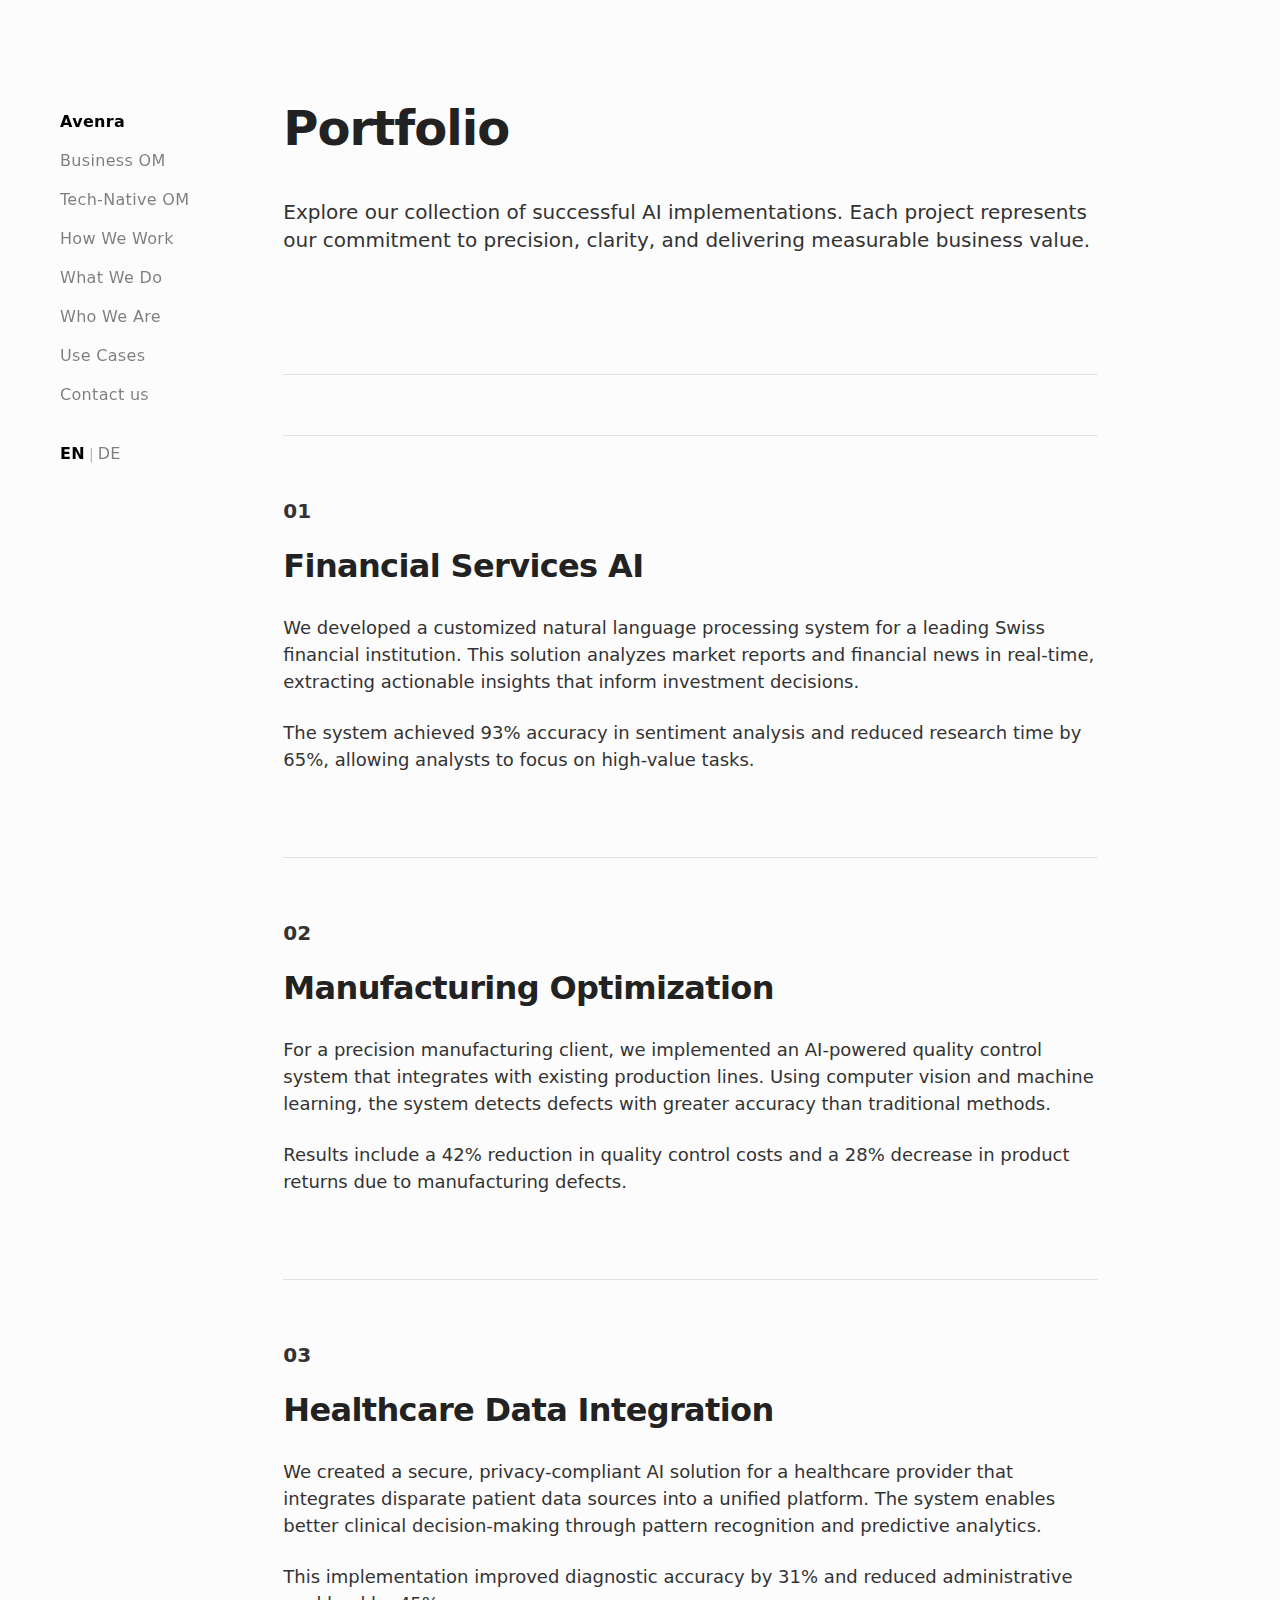
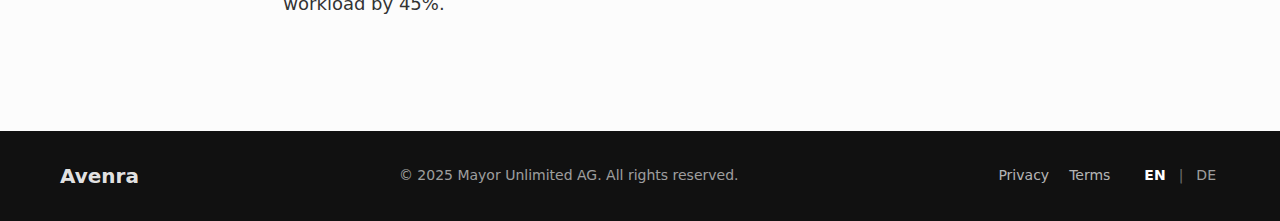
<file: portfolio.html>
<!DOCTYPE html>
<html lang="en">
<head>
    <meta charset="UTF-8">
    <meta name="viewport" content="width=device-width, initial-scale=1.0">
    <title>Portfolio | Avenra</title>
    <link rel="stylesheet" href="styles.css">
    <link rel="stylesheet" href="responsive.css">
    <link rel="icon" href="favicon.svg" type="image/svg+xml">
    <link rel="icon" href="favicon.ico" type="image/x-icon">
    <link rel="apple-touch-icon" href="favicon.svg">
</head>
<body>
    <!-- Fixed header bar for mobile/tablet -->
    <div class="header-bar"></div>
    
    <!-- Mobile navigation -->
    <div class="mobile-brand">Avenra</div>
    <button class="hamburger">
        <span></span>
        <span></span>
        <span></span>
    </button>
    <div class="mobile-menu">
        <a href="index">Avenra</a>
        <a href="index#business-os">Business OM</a>
        <a href="index#ai-native-os">Tech-Native OM</a>
        <a href="index#how-we-work">How We Work</a>
        <a href="index#capabilities">What We Do</a>
        <a href="index#who-we-are">Who We Are</a>
        <a href="index#experiments">Use Cases</a>
        <a href="index#cta-section">Contact us</a>
        <div class="lang-switcher">
            <a href="index" class="lang-link active" lang="en" aria-label="Switch to English">EN</a>
            <span class="lang-separator">|</span>
            <a href="de" class="lang-link" lang="de" aria-label="Switch to German">DE</a>
        </div>
    </div>

    <div class="main-grid">
        <div class="sidebar">
            <nav class="sidebar-nav">
                <a href="index" class="logo">Avenra</a>
                <a href="index#business-os">Business OM</a>
                <a href="index#ai-native-os">Tech-Native OM</a>
                <a href="index#how-we-work">How We Work</a>
                <a href="index#capabilities">What We Do</a>
                <a href="index#who-we-are">Who We Are</a>
                <a href="index#experiments">Use Cases</a>
                <a href="index#cta-section">Contact us</a>
                <div class="lang-switcher">
                    <a href="index" class="lang-link active" lang="en" aria-label="Switch to English">EN</a>
                    <span class="lang-separator">|</span>
                    <a href="de" class="lang-link" lang="de" aria-label="Switch to German">DE</a>
                </div>
            </nav>
        </div>

        <main class="content">
            <section class="portfolio-header">
                <h1>Portfolio</h1>
                <div class="portfolio-description">
                    <p>Explore our collection of successful AI implementations. Each project represents our commitment to precision, clarity, and delivering measurable business value.</p>
                </div>
            </section>
            
            <hr class="section-divider">

            <section class="portfolio-item">
                <div class="portfolio-number">01</div>
                <h2>Financial Services AI</h2>
                <p>We developed a customized natural language processing system for a leading Swiss financial institution. This solution analyzes market reports and financial news in real-time, extracting actionable insights that inform investment decisions.</p>
                <p>The system achieved 93% accuracy in sentiment analysis and reduced research time by 65%, allowing analysts to focus on high-value tasks.</p>
            </section>

            <section class="portfolio-item">
                <div class="portfolio-number">02</div>
                <h2>Manufacturing Optimization</h2>
                <p>For a precision manufacturing client, we implemented an AI-powered quality control system that integrates with existing production lines. Using computer vision and machine learning, the system detects defects with greater accuracy than traditional methods.</p>
                <p>Results include a 42% reduction in quality control costs and a 28% decrease in product returns due to manufacturing defects.</p>
            </section>

            <section class="portfolio-item">
                <div class="portfolio-number">03</div>
                <h2>Healthcare Data Integration</h2>
                <p>We created a secure, privacy-compliant AI solution for a healthcare provider that integrates disparate patient data sources into a unified platform. The system enables better clinical decision-making through pattern recognition and predictive analytics.</p>
                <p>This implementation improved diagnostic accuracy by 31% and reduced administrative workload by 45%.</p>
            </section>
        </main>
    </div>
    
    <div class="clear-fix"></div>
    
    <footer class="footer">
        <div class="footer-container">
            <div class="footer-content">
                <div class="footer-logo">Avenra</div>
                <div class="footer-copyright">© 2025 Mayor Unlimited AG. All rights reserved.</div>
                <div class="footer-legal">
                    <a href="privacy">Privacy</a>
                    <a href="terms">Terms</a>
                    <div class="lang-switcher">
                        <a href="index" class="lang-link active" lang="en" aria-label="Switch to English">EN</a>
                        <span class="lang-separator">|</span>
                        <a href="de" class="lang-link" lang="de" aria-label="Switch to German">DE</a>
                    </div>
                </div>
            </div>
        </div>
    </footer>
    
    <script src="js/anchor.js"></script>
    <script src="script.js"></script>
</body>
</html>
</file>
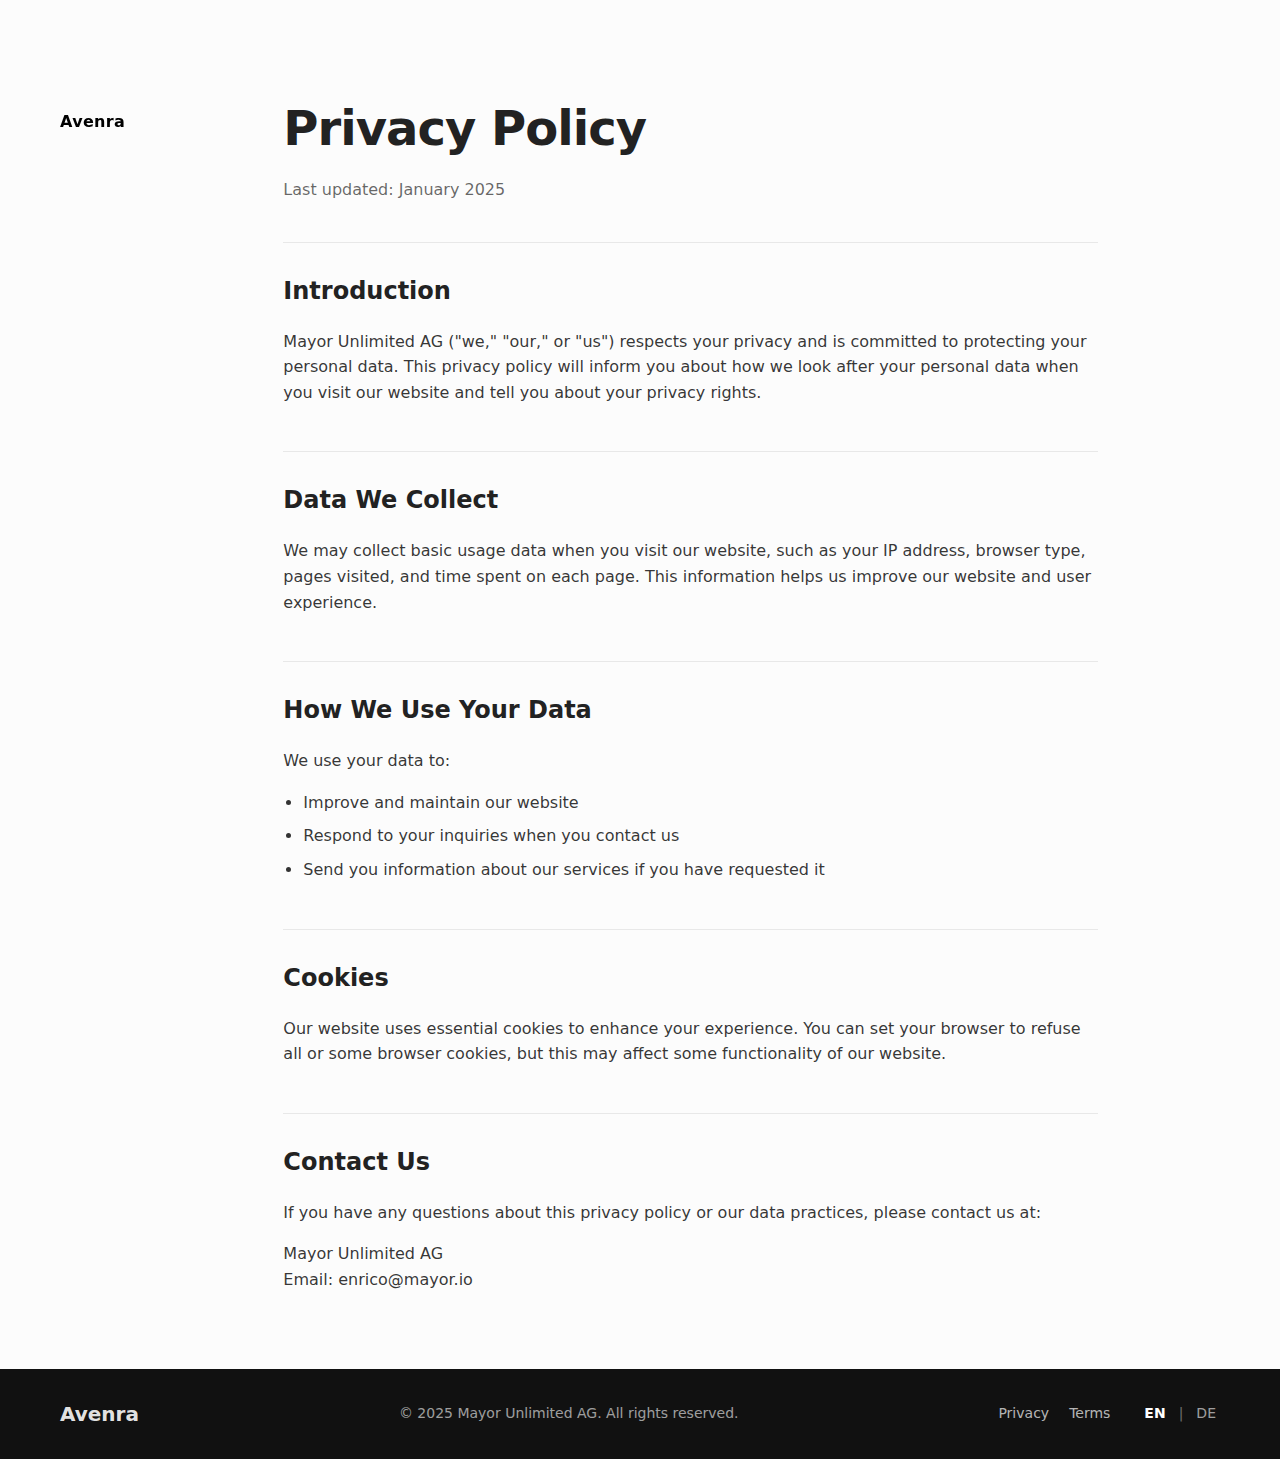
<file: privacy.html>
<!DOCTYPE html>
<html lang="en">
<head>
    <meta charset="UTF-8">
    <meta name="viewport" content="width=device-width, initial-scale=1.0">
    <title>Privacy Policy | Avenra</title>
    <link rel="stylesheet" href="styles.css">
    <link rel="stylesheet" href="responsive.css">
    <link rel="icon" href="favicon.svg" type="image/svg+xml">
    <link rel="icon" href="favicon.ico" type="image/x-icon">
    <link rel="apple-touch-icon" href="favicon.svg">
</head>
<body>
    <!-- Fixed header bar for mobile/tablet -->
    <div class="header-bar"></div>
    
    <!-- Mobile navigation -->
    <div class="mobile-brand">Avenra</div>
    <button class="hamburger">
        <span></span>
        <span></span>
        <span></span>
    </button>
    <div class="mobile-menu">
        <a href="index">Avenra</a>
        <a href="index#business-os">Business OM</a>
        <a href="index#ai-native-os">Tech-Native OM</a>
        <a href="index#how-we-work">How We Work</a>
        <a href="index#capabilities">What We Do</a>
        <a href="index#who-we-are">Who We Are</a>
        <a href="index#experiments">Use Cases</a>
        <a href="index#cta-section">Contact us</a>
        <div class="lang-switcher">
            <a href="index" class="lang-link active" lang="en" aria-label="Switch to English">EN</a>
            <span class="lang-separator">|</span>
            <a href="de" class="lang-link" lang="de" aria-label="Switch to German">DE</a>
        </div>
    </div>

    <div class="main-grid">
        <div class="sidebar">
            <nav class="sidebar-nav">
                <a href="index" class="logo">Avenra</a>
            </nav>
        </div>

        <main class="content">
            <section class="privacy-header">
                <h1>Privacy Policy</h1>
                <div class="privacy-description">
                    <p>Last updated: January 2025</p>
                </div>
            </section>
            
            <section class="privacy-section">
                <h2>Introduction</h2>
                <p>Mayor Unlimited AG ("we," "our," or "us") respects your privacy and is committed to protecting your personal data. This privacy policy will inform you about how we look after your personal data when you visit our website and tell you about your privacy rights.</p>
            </section>

            <section class="privacy-section">
                <h2>Data We Collect</h2>
                <p>We may collect basic usage data when you visit our website, such as your IP address, browser type, pages visited, and time spent on each page. This information helps us improve our website and user experience.</p>
            </section>

            <section class="privacy-section">
                <h2>How We Use Your Data</h2>
                <p>We use your data to:</p>
                <ul>
                    <li>Improve and maintain our website</li>
                    <li>Respond to your inquiries when you contact us</li>
                    <li>Send you information about our services if you have requested it</li>
                </ul>
            </section>

            <section class="privacy-section">
                <h2>Cookies</h2>
                <p>Our website uses essential cookies to enhance your experience. You can set your browser to refuse all or some browser cookies, but this may affect some functionality of our website.</p>
            </section>

            <section class="privacy-section">
                <h2>Contact Us</h2>
                <p>If you have any questions about this privacy policy or our data practices, please contact us at:</p>
                <p>Mayor Unlimited AG<br>
                Email: enrico@mayor.io</p>
            </section>
        </main>
    </div>
    
    <div class="clear-fix"></div>
    
    <footer class="footer">
        <div class="footer-container">
            <div class="footer-content">
                <div class="footer-logo">Avenra</div>
                <div class="footer-copyright">© 2025 Mayor Unlimited AG. All rights reserved.</div>
                <div class="footer-legal">
                    <a href="privacy.html">Privacy</a>
                    <a href="terms.html">Terms</a>
                    <div class="lang-switcher">
                        <a href="index.html" class="lang-link active" lang="en" aria-label="Switch to English">EN</a>
                        <span class="lang-separator">|</span>
                        <a href="de.html" class="lang-link" lang="de" aria-label="Switch to German">DE</a>
                    </div>
                </div>
            </div>
        </div>
    </footer>
    
    <script src="js/anchor.js"></script>
    <script src="script.js"></script>
</body>
</html>
</file>
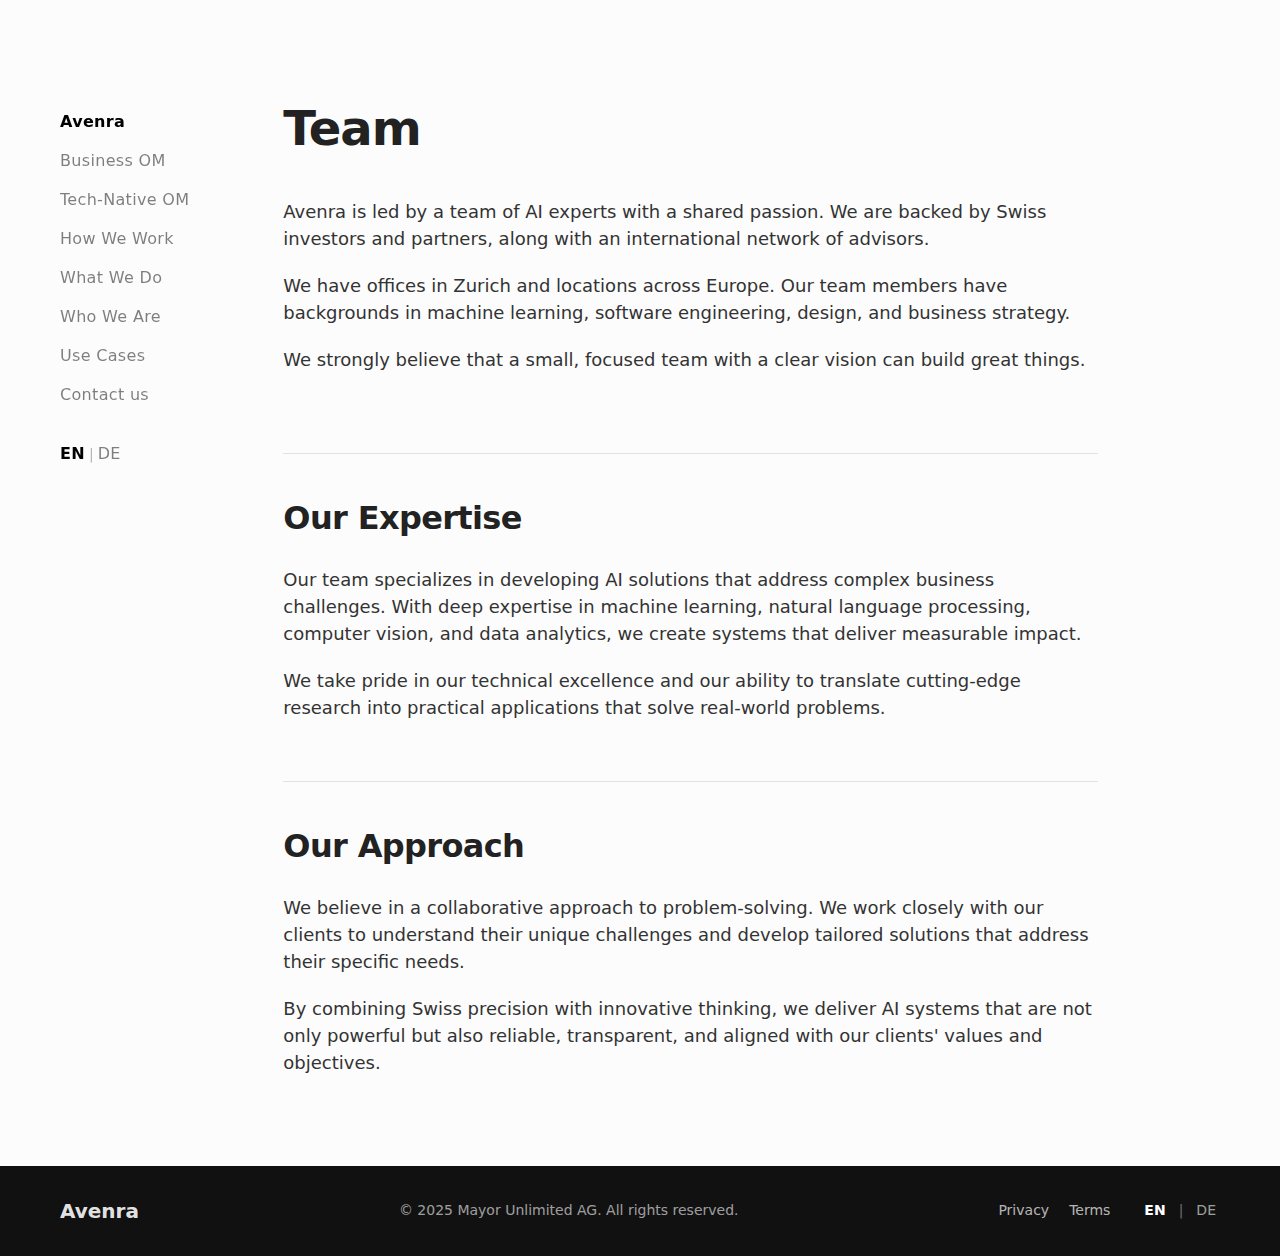
<file: team.html>
<!DOCTYPE html>
<html lang="en">
<head>
    <meta charset="UTF-8">
    <meta name="viewport" content="width=device-width, initial-scale=1.0">
    <title>Team | Avenra</title>
    <link rel="stylesheet" href="styles.css">
    <link rel="stylesheet" href="responsive.css">
    <link rel="icon" href="favicon.svg" type="image/svg+xml">
    <link rel="icon" href="favicon.ico" type="image/x-icon">
    <link rel="apple-touch-icon" href="favicon.svg">
</head>
<body>
    <!-- Fixed header bar for mobile/tablet -->
    <div class="header-bar"></div>
    
    <!-- Mobile navigation -->
    <div class="mobile-brand">Avenra</div>
    <button class="hamburger">
        <span></span>
        <span></span>
        <span></span>
    </button>
    <div class="mobile-menu">
        <a href="index">Avenra</a>
        <a href="index#business-os">Business OM</a>
        <a href="index#ai-native-os">Tech-Native OM</a>
        <a href="index#how-we-work">How We Work</a>
        <a href="index#capabilities">What We Do</a>
        <a href="index#who-we-are">Who We Are</a>
        <a href="index#experiments">Use Cases</a>
        <a href="index#cta-section">Contact us</a>
        <div class="lang-switcher">
            <a href="index" class="lang-link active" lang="en" aria-label="Switch to English">EN</a>
            <span class="lang-separator">|</span>
            <a href="de" class="lang-link" lang="de" aria-label="Switch to German">DE</a>
        </div>
    </div>

    <div class="main-grid">
        <div class="sidebar">
            <nav class="sidebar-nav">
                <a href="index" class="logo">Avenra</a>
                <a href="index#business-os">Business OM</a>
                <a href="index#ai-native-os">Tech-Native OM</a>
                <a href="index#how-we-work">How We Work</a>
                <a href="index#capabilities">What We Do</a>
                <a href="index#who-we-are">Who We Are</a>
                <a href="index#experiments">Use Cases</a>
                <a href="index#cta-section">Contact us</a>
                <div class="lang-switcher">
                    <a href="index" class="lang-link active" lang="en" aria-label="Switch to English">EN</a>
                    <span class="lang-separator">|</span>
                    <a href="de" class="lang-link" lang="de" aria-label="Switch to German">DE</a>
                </div>
            </nav>
        </div>

        <main class="content">
            <section class="team-header">
                <h1>Team</h1>
                <div class="team-description">
                    <p>Avenra is led by a team of AI experts with a shared passion. We are backed by Swiss investors and partners, along with an international network of advisors.</p>
                    <p>We have offices in Zurich and locations across Europe. Our team members have backgrounds in machine learning, software engineering, design, and business strategy.</p>
                    <p>We strongly believe that a small, focused team with a clear vision can build great things.</p>
                </div>
            </section>

            <section class="team-expertise">
                <h2>Our Expertise</h2>
                <p>Our team specializes in developing AI solutions that address complex business challenges. With deep expertise in machine learning, natural language processing, computer vision, and data analytics, we create systems that deliver measurable impact.</p>
                <p>We take pride in our technical excellence and our ability to translate cutting-edge research into practical applications that solve real-world problems.</p>
            </section>

            <section class="team-approach">
                <h2>Our Approach</h2>
                <p>We believe in a collaborative approach to problem-solving. We work closely with our clients to understand their unique challenges and develop tailored solutions that address their specific needs.</p>
                <p>By combining Swiss precision with innovative thinking, we deliver AI systems that are not only powerful but also reliable, transparent, and aligned with our clients' values and objectives.</p>
            </section>
        </main>
    </div>
    
    <div class="clear-fix"></div>
    
    <footer class="footer">
        <div class="footer-container">
            <div class="footer-content">
                <div class="footer-logo">Avenra</div>
                <div class="footer-copyright">© 2025 Mayor Unlimited AG. All rights reserved.</div>
                <div class="footer-legal">
                    <a href="privacy">Privacy</a>
                    <a href="terms">Terms</a>
                    <div class="lang-switcher">
                        <a href="index" class="lang-link active" lang="en" aria-label="Switch to English">EN</a>
                        <span class="lang-separator">|</span>
                        <a href="de" class="lang-link" lang="de" aria-label="Switch to German">DE</a>
                    </div>
                </div>
            </div>
        </div>
    </footer>
    
    <script src="js/anchor.js"></script>
    <script src="script.js"></script>
</body>
</html>
</file>
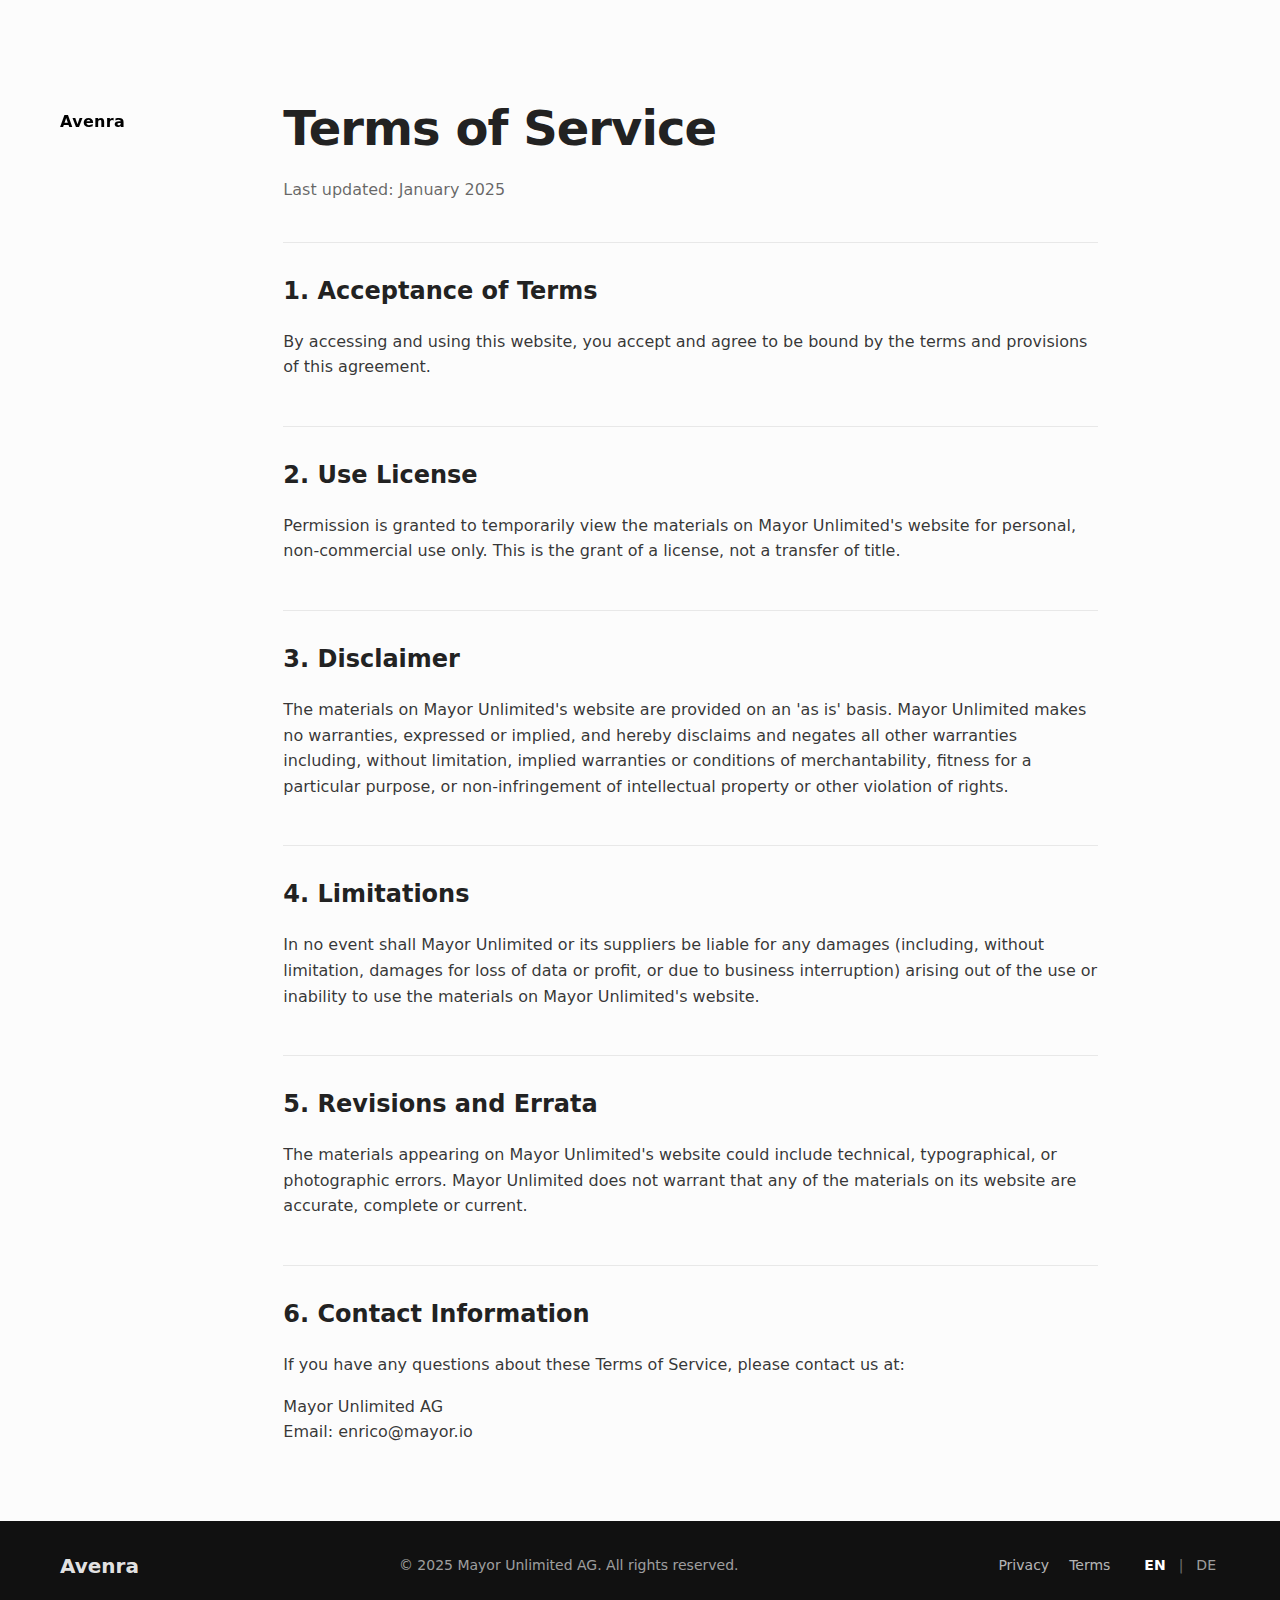
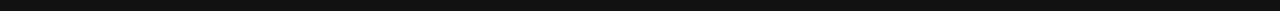
<file: terms.html>
<!DOCTYPE html>
<html lang="en">
<head>
    <meta charset="UTF-8">
    <meta name="viewport" content="width=device-width, initial-scale=1.0">
    <title>Terms of Service | Avenra</title>
    <link rel="stylesheet" href="styles.css">
    <link rel="stylesheet" href="responsive.css">
    <link rel="icon" href="favicon.svg" type="image/svg+xml">
    <link rel="icon" href="favicon.ico" type="image/x-icon">
    <link rel="apple-touch-icon" href="favicon.svg">
</head>
<body>
    <!-- Fixed header bar for mobile/tablet -->
    <div class="header-bar"></div>
    
    <!-- Mobile navigation -->
    <div class="mobile-brand">Avenra</div>
    <button class="hamburger">
        <span></span>
        <span></span>
        <span></span>
    </button>
    <div class="mobile-menu">
        <a href="index">Avenra</a>
        <a href="index#business-os">Business OM</a>
        <a href="index#ai-native-os">Tech-Native OM</a>
        <a href="index#how-we-work">How We Work</a>
        <a href="index#capabilities">What We Do</a>
        <a href="index#who-we-are">Who We Are</a>
        <a href="index#experiments">Use Cases</a>
        <a href="index#cta-section">Contact us</a>
        <div class="lang-switcher">
            <a href="index" class="lang-link active" lang="en" aria-label="Switch to English">EN</a>
            <span class="lang-separator">|</span>
            <a href="de" class="lang-link" lang="de" aria-label="Switch to German">DE</a>
        </div>
    </div>

    <div class="main-grid">
        <div class="sidebar">
            <nav class="sidebar-nav">
                <a href="index" class="logo">Avenra</a>
            </nav>
        </div>

        <main class="content">
            <section class="terms-header">
                <h1>Terms of Service</h1>
                <div class="terms-description">
                    <p>Last updated: January 2025</p>
                </div>
            </section>
            
            <section class="terms-section">
                <h2>1. Acceptance of Terms</h2>
                <p>By accessing and using this website, you accept and agree to be bound by the terms and provisions of this agreement.</p>
            </section>

            <section class="terms-section">
                <h2>2. Use License</h2>
                <p>Permission is granted to temporarily view the materials on Mayor Unlimited's website for personal, non-commercial use only. This is the grant of a license, not a transfer of title.</p>
            </section>

            <section class="terms-section">
                <h2>3. Disclaimer</h2>
                <p>The materials on Mayor Unlimited's website are provided on an 'as is' basis. Mayor Unlimited makes no warranties, expressed or implied, and hereby disclaims and negates all other warranties including, without limitation, implied warranties or conditions of merchantability, fitness for a particular purpose, or non-infringement of intellectual property or other violation of rights.</p>
            </section>

            <section class="terms-section">
                <h2>4. Limitations</h2>
                <p>In no event shall Mayor Unlimited or its suppliers be liable for any damages (including, without limitation, damages for loss of data or profit, or due to business interruption) arising out of the use or inability to use the materials on Mayor Unlimited's website.</p>
            </section>

            <section class="terms-section">
                <h2>5. Revisions and Errata</h2>
                <p>The materials appearing on Mayor Unlimited's website could include technical, typographical, or photographic errors. Mayor Unlimited does not warrant that any of the materials on its website are accurate, complete or current.</p>
            </section>

            <section class="terms-section">
                <h2>6. Contact Information</h2>
                <p>If you have any questions about these Terms of Service, please contact us at:</p>
                <p>Mayor Unlimited AG<br>
                Email: enrico@mayor.io</p>
            </section>
        </main>
    </div>
    
    <div class="clear-fix"></div>
    
    <footer class="footer">
        <div class="footer-container">
            <div class="footer-content">
                <div class="footer-logo">Avenra</div>
                <div class="footer-copyright">© 2025 Mayor Unlimited AG. All rights reserved.</div>
                <div class="footer-legal">
                    <a href="privacy.html">Privacy</a>
                    <a href="terms.html">Terms</a>
                    <div class="lang-switcher">
                        <a href="index.html" class="lang-link active" lang="en" aria-label="Switch to English">EN</a>
                        <span class="lang-separator">|</span>
                        <a href="de.html" class="lang-link" lang="de" aria-label="Switch to German">DE</a>
                    </div>
                </div>
            </div>
        </div>
    </footer>
    
    <script src="js/anchor.js"></script>
    <script src="script.js"></script>
</body>
</html>
</file>
<file: styles.css>
/* Remove serif font import */
/* @import url('https://fonts.googleapis.com/css2?family=Libre+Baskerville:wght@400;700&display=swap'); */

/* Base styles */
:root {
    --primary-color: #0047AB; /* Swiss blue */
    --accent-color: #FF0000; /* Swiss red */
    --text-color: #333333;
    --light-color: #FFFFFF;
    --background-color: #FCFCFC;
    --font-sans: system-ui, -apple-system, BlinkMacSystemFont, "Segoe UI", Roboto, Oxygen, Ubuntu, Cantarell, "Open Sans", "Helvetica Neue", sans-serif;
    /* Remove serif secondary font */
    /* --font-secondary: 'Libre Baskerville', Georgia, serif; */ 
    --grid-columns: 12; /* 12-column grid */
    --grid-gap: 20px; /* Gap between grid columns */
    --container-width: 1200px; /* Maximum container width */
    --swiss-green: #364D3C; /* New Swiss-style olive green accent color */
    --divider-color: #E0E0E0; /* Light divider color */
    --section-padding: 60px; /* Increased from 40px to 60px */
    --section-margin: 60px; /* Increased from 40px to 60px */
    --sidebar-padding-top: 110px; /* Exact value to ensure alignment */
}

* {
    margin: 0;
    padding: 0;
    box-sizing: border-box;
}

html, body {
    margin: 0;
    padding: 0;
    width: 100%;
    overflow-x: hidden;
    min-height: 100%;
}

/* Simple scroll behavior */
html {
    scroll-behavior: smooth;
}

body {
    font-family: var(--font-sans);
    line-height: 1.5;
    color: var(--text-color);
    background-color: var(--background-color);
    min-height: 100vh;
    display: block;
    margin: 0 auto;
    position: relative;
    overflow-x: hidden;
    width: 100%;
}

a {
    color: inherit;
    text-decoration: none;
}

/* Sidebar */
.sidebar {
    grid-column: 1 / 4;
    position: fixed;
    top: 0;
    bottom: 0;
    padding: var(--sidebar-padding-top) 0 40px 20px; /* Use the variable for consistent values */
    display: flex;
    flex-direction: column;
    z-index: 100;
}

/* Logo removed */

.sidebar-nav {
    display: flex;
    flex-direction: column;
    gap: 15px; /* Increase gap for less tight menu */
    padding-top: 0; /* Remove padding as we adjusted the sidebar padding */
}

/* Base styles for all links */
.sidebar-nav a {
    font-size: 16px;
    color: rgba(0, 0, 0, 0.5); /* text-neutral-500 equivalent */
    transition: color 0.15s ease; /* transition-colors duration-150 equivalent */
    text-decoration: none;
    letter-spacing: 0.02em; /* Subtle letter spacing for nav items */
}

/* Hover state for all links */
.sidebar-nav a:hover {
    color: var(--swiss-green);
}

/* Special styling for Avenra link */
.sidebar-nav a.logo {
    font-weight: 700; /* font-bold equivalent */
    color: #000000 !important; /* Solid black color with !important */
}

.sidebar-nav a.logo:hover {
    color: #000000 !important; /* Ensure black on hover with !important */
}

/* Active state for section links */
.sidebar-nav a.active:not(.logo) {
    color: var(--swiss-green);
    font-weight: 500; /* font-medium equivalent */
}

/* Main content */
.content {
    grid-column: 3 / 12; /* Restore to the user's preferred layout */
    padding: 0 40px;
    border-bottom-left-radius: 24px;
    border-bottom-right-radius: 24px;
    background-color: var(--background-color);
    margin-bottom: 0; /* Removed overlap with footer */
    position: relative;
    z-index: 2;
}

/* Hero section */
.hero {
    padding: 100px 0 60px;
    width: 100%;
    border-top: none;
    border-bottom: none;
}

/* Keep one divider after hero section */
.hero + .section-divider {
    display: block;
    border-top: 1px solid rgba(0, 0, 0, 0.1);
    margin: 0;
    width: 100%;
}

.hero h1 {
    font-size: 48px;
    font-weight: 700;
    line-height: 1.2;
    margin-bottom: 40px;
    letter-spacing: -0.02em;
    font-family: var(--font-sans); /* Use sans-serif font */
    height: auto;
    min-height: 120px; /* Add fixed minimum height to prevent layout shifts */
}

/* Typing effect container styles */
#typing-effect-container {
    position: relative;
    display: inline-block;
    white-space: nowrap;
}

#typing-effect-part1, 
#typing-effect-part2 {
    display: inline;
}

#typing-effect-part2 {
    position: relative;
}

#typing-cursor {
    display: inline-block;
    width: 2px;
    height: 1em;
    background-color: #000;
    vertical-align: text-bottom;
    margin-left: 1px;
    margin-bottom: 1px;
    animation: blink 1s step-end infinite;
}

@keyframes blink {
    0%, 100% { opacity: 1; }
    50% { opacity: 0; }
}

.hero-description {
    width: 100%;
}

.hero-description p {
    font-size: 20px;
    margin-bottom: 24px;
    line-height: 1.4;
}

/* Section divider */
.section-divider {
    border: none;
    border-top: 1px solid rgba(0, 0, 0, 0.1);
    margin: 60px 0;
    width: 100%;
}

/* First feature after hero shouldn't have border */
.hero + .section-divider + .feature {
    border-top: none;
}

/* Feature sections */
.feature {
    padding-top: 60px;
    padding-bottom: 60px;
    width: 100%;
    border-top: 1px solid var(--divider-color);
    border-bottom: none;
    margin-bottom: 0;
    position: relative;
}

/* Remove bottom margin from last elements in feature sections */
.feature > *:last-child {
    margin-bottom: 0 !important;
}

.feature p:last-child {
    margin-bottom: 0 !important;
}

/* Remove bottom margin from grid elements at the end of sections */
.feature .capabilities-grid:last-child,
.feature .work-steps:last-child,
.feature .case-tiles:last-child,
.feature .manifesto-layout:last-child,
.feature .pain-points-list:last-child {
    margin-bottom: 0 !important;
}

.feature-number {
    font-size: 20px;
    font-weight: 600;
    color: #222222;
    letter-spacing: 0.03em;
    margin-bottom: 16px;
    position: relative;
    display: inline-block; /* Ensure the element has the right dimensions */
    line-height: 1; /* Tighter line height for precise positioning */
    /* Consistent positioning for alignment */
    padding-top: 0; 
    margin-top: 0;
}

/* Apply serif font to main section H2 headings */
.feature h2 {
    font-size: 32px;
    font-weight: 700;
    margin-bottom: 24px;
    letter-spacing: 0.01em; /* Slight letter spacing */
    font-family: var(--font-sans); /* Use sans-serif font */
}

.feature p {
    font-size: 18px;
    margin-bottom: 24px;
    line-height: 1.5;
}

.text-link {
    color: var(--text-color);
    font-size: 18px;
    text-decoration: underline;
    text-underline-offset: 4px;
    transition: all 0.2s ease;
}

.text-link:hover {
    color: var(--swiss-green);
    opacity: 0.9;
}

/* Feature media */
.feature-media {
    margin: 40px 0 80px;
    width: 100%;
}

.feature-demo {
    border-radius: 8px;
    overflow: hidden;
    border: 1px solid rgba(0, 0, 0, 0.1);
}

.demo-container {
    background-color: #f5f5f5;
    height: 300px;
    width: 100%;
}

.demo-caption {
    padding: 16px;
    font-size: 16px;
    text-align: right;
    border-top: 1px solid rgba(0, 0, 0, 0.1);
}

/* Team page styles */
.team-header {
    padding: 100px 0 60px;
    width: 100%;
}

.team-header h1 {
    font-size: 48px;
    font-weight: 700;
    line-height: 1.2;
    margin-bottom: 40px;
    letter-spacing: -0.02em;
}

.team-description {
    width: 100%;
}

.team-description p {
    font-size: 18px;
    margin-bottom: 20px;
    line-height: 1.5;
}

.team-expertise, .team-approach {
    padding: 40px 0;
    width: 100%;
    border-top: 1px solid rgba(0, 0, 0, 0.1);
}

.team-expertise h2, .team-approach h2 {
    font-size: 32px;
    font-weight: 700;
    margin-bottom: 24px;
    letter-spacing: -0.02em;
}

.team-expertise p, .team-approach p {
    font-size: 18px;
    margin-bottom: 20px;
    line-height: 1.5;
}

/* Portfolio page styles */
.portfolio-header {
    padding: 100px 0 60px;
    width: 100%;
}

.portfolio-header h1 {
    font-size: 48px;
    font-weight: 700;
    line-height: 1.2;
    margin-bottom: 40px;
    letter-spacing: -0.02em;
}

.portfolio-description {
    width: 100%;
}

.portfolio-description p {
    font-size: 20px;
    line-height: 1.4;
}

.portfolio-item {
    padding: 60px 0;
    width: 100%;
    border-top: 1px solid rgba(0, 0, 0, 0.1);
}

.portfolio-number {
    font-size: 20px;
    font-weight: 600;
    margin-bottom: 16px;
}

.portfolio-item h2 {
    font-size: 32px;
    font-weight: 700;
    margin-bottom: 24px;
    letter-spacing: -0.02em;
}

.portfolio-item p {
    font-size: 18px;
    margin-bottom: 24px;
    line-height: 1.5;
}

/* Responsive adjustments */
@media (max-width: 1200px) {
    .sidebar {
        grid-column: 1 / 3;
    }
    
    .content {
        grid-column: 3 / 13;
    }
}

@media (max-width: 768px) {
    body {
        display: block;
        overflow-x: hidden;
    }
    
    .main-grid {
        display: block;
    }
    
    .sidebar {
        position: sticky;
        top: 0;
        width: 100%;
        padding: 16px 20px;
        flex-direction: row;
        justify-content: space-between;
        align-items: center;
        border-bottom: 1px solid rgba(0, 0, 0, 0.1);
        background-color: rgba(255, 255, 255, 0.95);
        backdrop-filter: blur(10px);
        z-index: 1000;
    }
    
    .sidebar-nav {
        flex-direction: row;
        gap: 24px;
        padding-top: 0;
    }
    
    .sidebar-nav a {
        font-size: 15px;
        padding: 4px 0;
    }
    
    .content {
        width: 100%;
        padding: 20px 24px;
        border-bottom-left-radius: 12px;
        border-bottom-right-radius: 12px;
        grid-column: unset;
    }
    
    .hero {
        padding: 40px 0 20px;
    }
    
    .hero h1 {
        font-size: 36px;
        min-height: 90px; /* Smaller height for mobile */
    }
    
    .hero-description p {
        font-size: 18px;
        margin-bottom: 20px;
        line-height: 1.4;
    }
    
    .feature {
        padding: 20px 0;
    }
    
    .feature-number {
        font-size: 18px;
        margin-bottom: 16px;
    }
    
    .feature h2 {
        font-size: 28px;
        margin-bottom: 24px;
    }
    
    .feature p {
        font-size: 16px;
        margin-bottom: 20px;
        line-height: 1.5;
    }
    
    .section-divider {
        margin: 20px 0; /* Smaller margin for mobile */
    }
    
    .work-steps {
        grid-template-columns: 1fr;
        gap: 30px;
        margin: 36px 0;
    }
    
    .work-steps::before {
        top: 0;
        bottom: 0;
        left: 20px;
        right: auto;
        width: 1px;
        height: calc(100% - 60px);
        margin-top: 30px;
    }
    
    .step {
        padding-left: 60px;
    }
    
    .step-number {
        position: absolute;
        left: 0;
        top: 0;
        width: 36px;
        height: 36px;
        font-size: 14px;
    }
    
    .capabilities-grid {
        grid-template-columns: 1fr;
        gap: 1px;
    }
    
    .capability-item {
        padding: 20px;
    }
    
    .capability-item h3 {
        font-size: 16px;
    }
    
    .capability-item p {
        font-size: 15px;
    }
    
    .case-tiles {
        grid-template-columns: 1fr;
        gap: 20px;
        margin: 30px 0;
    }
    
    .case-tile {
        padding: 16px 0 16px 0;
    }
    
    .case-tag {
        font-size: 10px;
        padding: 2px 5px;
        margin-bottom: 10px;
    }
    
    .case-tile h3 {
        font-size: 16px;
    }
    
    .manifesto-layout {
        grid-template-columns: 1fr;
        gap: 30px;
        margin-top: 30px;
    }
    
    .manifesto-text p {
        font-size: 16px;
        line-height: 1.5;
        margin-bottom: 20px;
    }
    
    .values-grid {
        grid-template-columns: 1fr;
        gap: 20px;
    }
    
    .value-item {
        padding-bottom: 16px;
    }
    
    .value-item h3 {
        font-size: 16px;
        margin-bottom: 8px;
    }
    
    .value-item p {
        font-size: 15px;
    }
    
    .cta-section {
        padding: 20px 0;
    }
    
    .cta-content h2 {
        font-size: 28px;
        margin-bottom: 24px;
    }
    
    .cta-content p {
        font-size: 18px;
        margin-bottom: 32px;
    }
    
    .form-group {
        margin-bottom: 20px;
    }
    
    .form-group label {
        font-size: 15px;
        margin-bottom: 6px;
    }
    
    .form-group input,
    .form-group textarea {
        padding: 10px 14px;
        font-size: 15px;
    }
    
    .contact-form .btn-primary {
        width: 100%;
    }
    
    .contact-alternative {
        margin-top: 32px;
        padding-top: 20px;
    }
    
    .cta-buttons {
        flex-direction: column;
        align-items: flex-start;
        gap: 20px;
    }
    
    #business-os,
    #ai-native-os,
    #how-we-work,
    #what-we-do,
    #who-we-are,
    #cta-section {
        scroll-margin-top: 80px;
    }
}

/* Capabilities Grid */
.scope-header {
    font-size: 26px;
    font-weight: 600;
    margin: 40px 0 24px;
    color: var(--text-color);
}

.capabilities-grid {
    display: grid;
    grid-template-columns: repeat(2, 1fr);
    grid-auto-flow: dense;
    gap: 0;
    margin: 0 0 20px;
    border: 1px solid rgba(0, 0, 0, 0.08);
    border-radius: 4px;
    overflow: hidden;
    background-color: var(--background-color);
    position: relative;
}

.capability-item {
    padding: 24px;
    background-color: var(--background-color);
    transition: all 0.2s ease;
    border-right: 1px solid rgba(0, 0, 0, 0.08);
    border-bottom: 1px solid rgba(0, 0, 0, 0.08);
    position: relative;
}

/* Right column items have no right border */
.capability-item:nth-child(2n) {
    border-right: none;
}

/* Remove bottom border from last row - only for the last item in odd-count grids and last two items in even-count grids */
.capability-item:nth-last-child(1):nth-child(odd),
.capability-item:nth-last-child(1):nth-child(even),
.capability-item:nth-last-child(2):nth-child(even) {
    border-bottom: none;
}

/* If there's an odd number of items, the last one needs a right border */
.capability-item:last-child:nth-child(odd) {
    border-right: 1px solid rgba(0, 0, 0, 0.08);
}

/* Hide empty cells by removing their borders */
.capabilities-grid::after {
    content: "";
    display: block;
    position: absolute;
    background-color: var(--background-color);
    bottom: 0;
    right: 0;
    width: 50%;
    height: 1px;
    z-index: 1;
}

.capability-item:hover {
    background-color: var(--swiss-green);
    box-shadow: 0 2px 8px rgba(0, 0, 0, 0.04);
    z-index: 2;
}

.capability-item h3 {
    font-size: 18px;
    font-weight: 600;
    margin-bottom: 8px;
    color: var(--text-color);
    letter-spacing: 0.01em; /* Slight letter spacing */
    font-family: var(--font-sans); /* Use sans-serif font */
}

.capability-item:hover h3 {
    color: var(--light-color);
}

.capability-item p {
    font-size: 16px;
    color: rgba(0, 0, 0, 0.6);
    margin: 0;
}

.capability-item:hover p {
    color: rgba(255, 255, 255, 0.8);
}

@media (max-width: 768px) {
    .capabilities-grid {
        grid-template-columns: 1fr;
    }
}

/* What's not section */
.not-in-scope {
    margin: 60px 0 20px;
}

.not-in-scope h3 {
    font-size: 26px;
    font-weight: 600;
    margin-bottom: 24px;
    color: var(--text-color);
    letter-spacing: 0.01em; /* Slight letter spacing */
    font-family: var(--font-sans); /* Use sans-serif font */
}

.not-in-scope-items {
    display: flex;
    flex-wrap: nowrap;
    gap: 30px;
    overflow-x: auto;
    padding-bottom: 10px;
}

.not-item {
    background-color: transparent;
    padding: 0;
    display: inline-flex;
    align-items: center;
    white-space: nowrap;
}

.not-item span {
    font-size: 16px;
    color: rgba(0, 0, 0, 0.6);
    text-decoration: line-through;
    position: relative;
}

.not-item::before {
    content: "✕";
    display: inline-block;
    margin-right: 10px;
    font-size: 14px;
    color: rgba(0, 0, 0, 0.4);
}

@media (max-width: 768px) {
    .not-in-scope-items {
        overflow-x: auto;
        flex-wrap: nowrap;
        gap: 20px;
        padding-bottom: 10px;
    }
    
    .not-item {
        white-space: nowrap;
    }
}

/* Work Steps */
.work-steps {
    display: grid;
    grid-template-columns: repeat(4, 1fr);
    gap: 20px;
    margin: 50px 0; /* Increased margin for better spacing */
    position: relative;
}

.work-steps::before {
    content: "";
    position: absolute;
    top: 30px;
    left: 40px;
    right: 40px;
    height: 1px;
    background-color: rgba(0, 0, 0, 0.1);
    z-index: 0;
}

.step {
    display: flex;
    flex-direction: column;
    position: relative;
    padding: 10px 10px 20px;
    transition: all 0.3s ease;
}

.step-number {
    width: 40px;
    height: 40px;
    border-radius: 50%;
    border: 1px solid rgba(0, 0, 0, 0.15);
    display: flex;
    align-items: center;
    justify-content: center;
    font-size: 16px;
    font-weight: 500;
    color: var(--light-color); /* Keep white text */
    background-color: var(--swiss-green); /* Restore green background */
    margin-bottom: 16px;
    z-index: 1;
    transition: all 0.3s ease;
}

.step h3 {
    font-size: 18px;
    font-weight: 600;
    margin-bottom: 8px;
    color: var(--text-color);
    letter-spacing: 0.01em; /* Slight letter spacing */
    font-family: var(--font-sans); /* Use sans-serif font */
}

.step p {
    font-size: 16px;
    color: rgba(0, 0, 0, 0.6);
    margin: 0;
    line-height: 1.4;
}

.step:hover {
    transform: translateY(-2px);
}

.step:hover .step-number {
    border-color: rgba(0, 0, 0, 0.3);
    color: var(--light-color);
    background-color: var(--swiss-green); /* Keep green on hover */
}

/* Responsive adjustments for work steps */
@media (max-width: 992px) {
    .work-steps {
        grid-template-columns: repeat(2, 1fr);
        row-gap: 40px;
    }
    
    .work-steps::before {
        display: none;
    }
}

@media (max-width: 768px) {
    .work-steps {
        grid-template-columns: 1fr;
        gap: 30px;
    }
    
    .work-steps::before {
        top: 0;
        bottom: 0;
        left: 20px;
        right: auto;
        width: 1px;
        height: calc(100% - 60px);
        margin-top: 30px;
    }
    
    .step {
        padding-left: 60px;
    }
    
    .step-number {
        position: absolute;
        left: 0;
        top: 0;
    }
}

/* Case Tiles */
.case-tiles {
    display: grid;
    grid-template-columns: repeat(2, 1fr);
    gap: 30px;
    margin: 40px 0;
}

.case-tile {
    padding: 24px 0 20px 0;
    border-radius: 0;
    background-color: transparent;
    transition: all 0.25s ease;
    position: relative;
    opacity: 0;
    transform: translateY(12px);
    animation: fadeInUp 0.5s ease forwards;
    border-bottom: 1px solid rgba(0, 0, 0, 0.03);
}

.case-tile:nth-child(2) {
    animation-delay: 0.08s;
}

.case-tile:nth-child(3) {
    animation-delay: 0.16s;
}

.case-tile:nth-child(4) {
    animation-delay: 0.24s;
}

@keyframes fadeInUp {
    from {
        opacity: 0;
        transform: translateY(12px);
    }
    to {
        opacity: 1;
        transform: translateY(0);
    }
}

/* Change case tags back to green */
.case-tag {
    display: inline-block;
    font-size: 11px;
    font-weight: 500;
    color: var(--light-color);
    background-color: var(--swiss-green); /* Changed back to green */
    padding: 3px 6px;
    border-radius: 2px;
    margin-bottom: 12px;
    text-transform: uppercase;
    letter-spacing: 0.5px;
}

.case-tile h3 {
    font-size: 18px;
    font-weight: 500;
    line-height: 1.4;
    color: var(--text-color);
    margin: 0;
    letter-spacing: 0.01em; /* Slight letter spacing */
    font-family: var(--font-sans); /* Use sans-serif font */
}

@media (max-width: 768px) {
    .case-tiles {
        grid-template-columns: 1fr;
        gap: 16px;
    }
    
    .case-tile {
        padding: 20px 0 16px 0;
    }
}

/* CTA Section styling */
.cta-section {
    margin: 0;
    padding-top: 60px;
    padding-bottom: 30px; /* Reduced from 60px to 30px */
    width: 100%;
    background-color: transparent;
    border-top: 1px solid var(--divider-color);
}

.cta-content {
    max-width: 780px;
    margin-bottom: 0; /* Ensure no extra margin at bottom */
}

.cta-content h2 {
    font-size: 36px;
    font-weight: 600;
    line-height: 1.3;
    margin-bottom: 24px;
    letter-spacing: -0.01em; /* Adjusted letter spacing */
    color: var(--text-color);
    font-family: var(--font-sans); /* Use sans-serif font */
}

.cta-content p {
    font-size: 20px;
    line-height: 1.5;
    color: rgba(0, 0, 0, 0.7);
    margin-bottom: 40px;
}

/* Ensure all headings are darker but not pure black */
h1, h2, h3, h4, h5, h6 {
    color: #222222 !important;
}

/* Override for capability and value items to allow hover color change */
.capability-item:hover h3,
.value-item:hover h3 {
    color: var(--light-color) !important;
}

/* Ensure bold/strong text is darker but not pure black */
strong, b {
    color: #222222 !important;
    font-weight: 600;
}

/* Make specific sentences dark but not pure black */
.hero-description p strong,
.feature p strong {
    color: #222222 !important;
    font-weight: 600;
}

.form-intro {
    font-size: 18px;
    font-weight: 500;
    margin-bottom: 20px !important;
    color: #222222 !important;
}

/* Contact Form */
.contact-form {
    margin-bottom: 40px;
}

.form-group {
    margin-bottom: 24px;
}

.form-group label {
    display: block;
    font-size: 16px;
    font-weight: 500;
    margin-bottom: 8px;
    color: #222222;
}

.form-group input,
.form-group textarea {
    width: 100%;
    padding: 12px 16px;
    font-size: 16px;
    border: 1px solid rgba(0, 0, 0, 0.1);
    border-radius: 4px;
    background-color: transparent;
    color: #222222;
    font-family: inherit;
    transition: border-color 0.2s ease;
}

.form-group input:focus,
.form-group textarea:focus {
    outline: none;
    border-color: rgba(0, 0, 0, 0.3);
}

.form-group textarea {
    resize: vertical;
    min-height: 100px;
}

.contact-form .btn-primary {
    background-color: var(--swiss-green);
    border: 1px solid var(--swiss-green);
    cursor: pointer;
    color: var(--light-color);
}

.contact-form .btn-primary:hover {
    background-color: rgba(0, 0, 0, 0.9);
    border-color: rgba(0, 0, 0, 0.5);
}

.contact-alternative {
    margin-top: 40px;
    padding-top: 24px;
    border-top: 1px solid rgba(0, 0, 0, 0.1);
}

.contact-alternative p {
    font-size: 16px;
    margin-bottom: 16px;
    color: #222222;
}

.cta-buttons {
    display: flex;
    flex-wrap: wrap;
    gap: 30px;
    align-items: center;
}

.btn-primary {
    display: inline-block;
    padding: 12px 28px;
    border: 1px solid var(--swiss-green);
    border-radius: 4px;
    font-size: 16px;
    font-weight: 500;
    color: var(--light-color);
    background-color: var(--swiss-green);
    transition: all 0.2s ease;
}

.btn-primary:hover {
    background-color: rgba(0, 0, 0, 0.9);
    border-color: rgba(0, 0, 0, 0.5);
}

.btn-secondary {
    display: inline-block;
    font-size: 16px;
    color: rgba(0, 0, 0, 0.7);
    transition: all 0.2s ease;
    border: none;
    background-color: transparent;
    text-decoration: none;
}

.btn-secondary:hover {
    color: var(--swiss-green);
    text-decoration: underline;
}

@media (max-width: 768px) {
    .cta-section {
        margin: 40px 0;
        padding: 40px 0;
    }
    
    .cta-content h2 {
        font-size: 28px;
        margin-bottom: 24px;
    }
    
    .cta-content p {
        font-size: 18px;
        margin-bottom: 32px;
    }
    
    .form-group {
        margin-bottom: 20px;
    }
    
    .form-group label {
        font-size: 15px;
        margin-bottom: 6px;
    }
    
    .form-group input,
    .form-group textarea {
        padding: 10px 14px;
        font-size: 15px;
    }
    
    .contact-form .btn-primary {
        width: 100%;
        padding: 10px 24px;
        font-size: 15px;
        text-align: center;
    }
    
    .contact-alternative {
        margin-top: 32px;
        padding-top: 20px;
    }
    
    .btn-secondary {
        font-size: 15px;
    }
    
    .cta-buttons {
        flex-direction: column;
        align-items: flex-start;
        gap: 20px;
    }
}

/* Who We Are Section Styles */
.manifesto-layout {
    display: flex;
    gap: 40px;
    margin-top: 30px;
    align-items: stretch; /* Ensure both columns stretch to the same height */
}

.manifesto-text {
    flex: 3;
    display: flex;
    flex-direction: column;
}

.manifesto-text p:first-child {
    font-size: 1.125rem;
    font-weight: 500;
    margin-bottom: 1.25rem;
}

.values-grid {
    flex: 2;
    display: flex;
    flex-direction: column;
    gap: 20px; /* Reduced gap between cards */
    padding-top: 6px; /* Slight adjustment to top padding */
    height: auto;
}

/* Make the value items distribute evenly */
.value-item {
    padding: 15px 15px 15px; /* Reduced bottom padding */
    background-color: var(--background-color);
    border: 1px solid rgba(0, 0, 0, 0.08);
    border-radius: 4px;
    transition: all 0.2s ease;
    flex: 0 1 auto; /* Changed from flex: 1 to not stretch */
    display: flex;
    flex-direction: column;
}

.value-item:hover {
    background-color: var(--swiss-green);
    box-shadow: 0 2px 6px rgba(0, 0, 0, 0.03);
}

.value-item h3 {
    font-size: 0.975rem; /* Slightly smaller font */
    font-weight: 600;
    margin-bottom: 3px; /* Less space between title and text */
    color: var(--text-color);
    letter-spacing: 0.01em; /* Slight letter spacing */
    font-family: var(--font-sans); /* Use sans-serif font */
}

.value-item:hover h3 {
    color: var(--light-color);
}

.value-item p {
    font-size: 0.8rem; /* Smaller description text */
    color: rgba(0, 0, 0, 0.6);
    line-height: 1.35; /* Tighter line height */
    margin: 0;
}

.value-item:hover p {
    color: rgba(255, 255, 255, 0.8);
}

/* Privacy and Terms styles */
.privacy-header, .terms-header {
    padding: 100px 0 40px;
    width: 100%;
}

.privacy-header h1, .terms-header h1 {
    font-size: 48px;
    font-weight: 700;
    line-height: 1.2;
    margin-bottom: 20px;
    letter-spacing: -0.02em;
}

.privacy-description p, .terms-description p {
    font-size: 16px;
    color: rgba(0, 0, 0, 0.6);
    margin-bottom: 0;
}

.privacy-section, .terms-section {
    padding: 30px 0;
    border-top: 1px solid rgba(0, 0, 0, 0.08);
}

.privacy-section:first-of-type, .terms-section:first-of-type {
    border-top: none;
}

.privacy-section h2, .terms-section h2 {
    font-size: 24px;
    font-weight: 600;
    margin-bottom: 20px;
}

.privacy-section p, .terms-section p {
    font-size: 16px;
    line-height: 1.6;
    margin-bottom: 16px;
    color: rgba(0, 0, 0, 0.8);
}

.privacy-section ul, .terms-section ul {
    margin-left: 20px;
    margin-bottom: 16px;
}

.privacy-section li, .terms-section li {
    font-size: 16px;
    line-height: 1.6;
    margin-bottom: 8px;
    color: rgba(0, 0, 0, 0.8);
}

.main-grid {
    max-width: var(--container-width);
    margin: 0 auto;
    display: grid;
    grid-template-columns: repeat(12, 1fr);
    grid-gap: var(--grid-gap);
}

/* Footer */
.footer {
    width: 100%;
    background-color: #111; /* Dark background instead of video */
    color: rgba(255, 255, 255, 0.8);
    position: relative;
    padding: 30px 0;
    margin-top: 30px; /* Reduced from default value */
}

.footer-container {
    max-width: 1200px;
    margin: 0 auto;
    padding: 0 20px;
}

.footer-content {
    display: flex;
    align-items: center;
    justify-content: space-between;
    flex-wrap: wrap;
    gap: 20px;
}

.footer-logo {
    font-weight: 600;
    font-size: 20px;
    color: rgba(255, 255, 255, 0.9);
}

.footer-copyright {
    color: rgba(255, 255, 255, 0.6);
    font-size: 14px;
}

.footer-legal {
    display: flex;
    align-items: center;
    gap: 20px;
}

.footer-legal a {
    color: rgba(255, 255, 255, 0.7);
    text-decoration: none;
    transition: color 0.15s ease;
    font-size: 14px;
}

.footer-legal a:hover {
    color: rgba(255, 255, 255, 1);
}

.footer .lang-switcher {
    display: flex;
    align-items: center;
    gap: 5px;
    margin: 0;
    margin-left: 5px;
    font-size: 14px;
}

.footer .lang-link {
    color: rgba(255, 255, 255, 0.6);
    padding: 2px 4px;
}

.footer .lang-link.active {
    color: white;
    font-weight: 700;
}

.footer .lang-separator {
    color: rgba(255, 255, 255, 0.4);
}

/* Media queries for responsive footer */
@media (max-width: 768px) {
    .footer-content {
        flex-direction: column;
        align-items: center;
        text-align: center;
        gap: 15px;
    }
    
    .footer-legal {
        flex-wrap: wrap;
        justify-content: center;
        gap: 15px;
    }
}

.clear-fix {
    clear: both;
    height: 0;
    display: block;
}

.nav-link {
    display: inline-block;
}

.nav-link:hover {
    color: #FFFFFF;
}

.footer-nav-link {
    color: rgba(255, 255, 255, 0.8) !important;
    font-size: 16px;
    transition: color 0.3s ease;
    text-decoration: none;
    display: inline-block; 
    padding: 8px;
    position: relative;
    z-index: 10;
    cursor: pointer;
}

.footer-nav-link:hover {
    color: #FFFFFF !important;
}

/* Pain Points List */
.pain-points-intro {
    margin-bottom: 16px;
}

.pain-points-list {
    margin: 0 0 24px 0;
}

.pain-point-item {
    display: flex;
    align-items: center;
    margin-bottom: 12px;
}

.pain-point-bullet {
    color: var(--swiss-green) !important; /* Added !important to ensure color is applied */
    margin-right: 12px;
    font-size: 14px;
    display: flex;
    align-items: center;
    justify-content: center;
    height: 18px;
}

/* Use ::before to create filled circle instead of the Unicode character */
.pain-point-bullet::before {
    content: "●"; /* Filled circle */
    display: inline-block;
    font-size: 12px; /* Slightly smaller for better proportion */
    color: var(--swiss-green) !important; /* Ensure bullet is green */
}

.pain-point-item p {
    margin: 0;
    flex: 1;
}

@media (max-width: 768px) {
    .pain-point-item {
        margin-bottom: 10px;
    }
    
    .pain-point-bullet {
        margin-right: 10px;
        color: var(--swiss-green) !important; /* Ensure color is applied on mobile */
    }
    
    .pain-point-bullet::before {
        color: var(--swiss-green) !important; /* Ensure bullet is green on mobile */
    }
}

/* Capability Categories */
.capability-category {
    margin-bottom: 40px;
}

.category-title {
    font-size: 24px;
    font-weight: 600;
    margin-bottom: 20px;
    color: var(--text-color);
    padding-left: 0;
    margin-top: 0;
    letter-spacing: 0.01em; /* Slight letter spacing */
    font-family: var(--font-sans); /* Use sans-serif font */
}

/* Business Strategy Grid Specific Styling */
.business-strategy-grid {
    display: grid;
    grid-template-columns: repeat(2, 1fr);
    grid-template-rows: auto auto auto;
    border: 1px solid rgba(0, 0, 0, 0.08);
    border-radius: 4px;
    overflow: hidden;
}

/* Top Row */
.business-strategy-grid .capability-item:nth-child(1) {
    border-right: 1px solid rgba(0, 0, 0, 0.08) !important;
    border-bottom: 1px solid rgba(0, 0, 0, 0.08) !important;
    border-left: none !important;
    border-top: none !important;
}

.business-strategy-grid .capability-item:nth-child(2) {
    border-right: none !important;
    border-bottom: 1px solid rgba(0, 0, 0, 0.08) !important;
    border-left: none !important;
    border-top: none !important;
}

/* Middle Row */
.business-strategy-grid .capability-item:nth-child(3) {
    border-right: 1px solid rgba(0, 0, 0, 0.08) !important;
    border-bottom: 1px solid rgba(0, 0, 0, 0.08) !important;
    border-left: none !important;
    border-top: none !important;
}

.business-strategy-grid .capability-item:nth-child(4) {
    border-right: none !important;
    border-bottom: 1px solid rgba(0, 0, 0, 0.08) !important;
    border-left: none !important;
    border-top: none !important;
}

/* Bottom Row */
.business-strategy-grid .capability-item:nth-child(5) {
    grid-column: 1 / 2 !important;
    border-right: 1px solid rgba(0, 0, 0, 0.08) !important;
    border-bottom: none !important;
    border-left: none !important;
    border-top: none !important;
}

/* Mobile adjustments for capability categories */
@media (max-width: 768px) {
    .capability-category {
        margin-bottom: 30px;
    }
    
    .category-title {
        font-size: 20px;
        margin-bottom: 16px;
    }
    
    .capabilities-grid {
        grid-template-columns: 1fr;
    }
}

/* Special styling for the two-item commercial grid */
.commercial-grid {
    grid-template-columns: repeat(2, 1fr);
}

.commercial-grid .capability-item {
    border-bottom: none;
}

.commercial-grid .capability-item:nth-child(2) {
    border-right: none;
}

@media (max-width: 768px) {
    .commercial-grid {
        grid-template-columns: 1fr;
    }
    
    .commercial-grid .capability-item:nth-child(1) {
        border-bottom: 1px solid rgba(0, 0, 0, 0.08);
    }
}

/* Five-item grid special styling */
/* (these styles are no longer needed so removing them) */

@media (max-width: 768px) {
    /* No longer needed - removing this */
}

/* Language Switcher - Complete simplification to prevent blinking */
.lang-switcher {
    display: flex;
    align-items: center;
    gap: 4px;
    margin-top: 30px;
}

/* Add divider above language switcher */
.sidebar-nav .lang-switcher::before {
    content: "";
    position: absolute;
    top: -10px;
    left: 0;
    width: 100%;
    max-width: 50px;
    height: 1px;
    background-color: rgba(0, 0, 0, 0.1);
}

.sidebar-nav .lang-switcher {
    margin-top: 20px;
    padding-left: 0;
    align-self: flex-start;
    width: auto;
    margin-left: 0;
}

/* Fix EN | DE spacing */
.lang-separator {
    color: rgba(0, 0, 0, 0.3);
    font-size: 14px;
}

/* Super simplified language link styling */
.lang-link {
    font-size: 14px;
    color: rgba(0, 0, 0, 0.6);
    transition: color 0.15s ease;
}

.lang-link.active {
    color: #000000 !important;
    font-weight: 700 !important; /* Increased to 700 for more boldness */
}

.lang-link:hover {
    color: var(--swiss-green);
}

/* Footer languages */
.footer .lang-link {
    color: rgba(255, 255, 255, 0.6);
}

.footer .lang-link.active {
    color: white !important;
    font-weight: 700 !important;
}

.footer .lang-separator {
    color: rgba(255, 255, 255, 0.4);
    padding: 0 4px;
}

/* Remove all the complex rules */
/* This removes the blinking by removing all transition/animation effects */
.lang-link, 
.lang-link:hover, 
.lang-link:active, 
.lang-link.active,
.sidebar-nav .lang-link, 
.sidebar-nav .lang-link.active,
.sidebar-nav .lang-link:hover,
.footer .lang-link,
.footer .lang-link.active,
.footer .lang-link:hover {
    transition: none !important;
    animation: none !important;
    transform: none !important;
    opacity: 1 !important;
    -webkit-transition: none !important;
    -moz-transition: none !important;
    -o-transition: none !important;
    -webkit-animation: none !important;
    -moz-animation: none !important;
    -o-animation: none !important;
    -webkit-transform: none !important;
    -moz-transform: none !important;
    -o-transform: none !important;
    will-change: auto;
    backface-visibility: visible;
    -webkit-backface-visibility: visible;
    -webkit-font-smoothing: auto;
    -moz-osx-font-smoothing: auto;
}

/* ==== ANCHOR FEATURE - COMPLETE REFACTOR ==== */
/* Remove all previous anchor-related code */
section[id]::before,
#business-os::before,
#ai-native-os::before,
#how-we-work::before,
#what-we-do::before,
#who-we-are::before,
#cta-section::before {
    display: none !important;
}

/* Set proper offset for ALL sections with IDs */
section[id] {
    scroll-margin-top: var(--sidebar-padding-top) !important;
    position: relative;
}

/* Specific section targeting for scroll margin - all use the same value */
#business-os, 
#ai-native-os, 
#how-we-work, 
#what-we-do, 
#who-we-are, 
#cta-section {
    scroll-margin-top: var(--sidebar-padding-top) !important;
}

/* Mobile adjustment - slightly different offset for mobile */
@media (max-width: 768px) {
    :root {
        --sidebar-padding-top: 80px; /* Smaller padding for mobile */
    }
    
    /* Reset all section margins to the mobile value */
    section[id],
    #business-os, 
    #ai-native-os, 
    #how-we-work, 
    #what-we-do, 
    #who-we-are, 
    #cta-section {
        scroll-margin-top: var(--sidebar-padding-top) !important;
    }
}

/* Mobile menu styles */
.mobile-menu a:hover, 
.mobile-menu a:active {
    color: var(--swiss-green);
}

/* Text link styles */
.text-link {
    color: var(--text-color);
    font-size: 18px; 
    text-decoration: underline;
    text-underline-offset: 4px;
    transition: all 0.2s ease;
}

.text-link:hover {
    color: var(--swiss-green);
    opacity: 0.9;
}

/* Footer language switcher styles */
.footer-legal .lang-switcher {
    margin-left: 10px;
}

/* Font family for headings */
h1, h2, h3, h4, h5, h6 {
    font-family: var(--font-sans);
}

/* Mobile-specific anchor adjustments */
@media (max-width: 768px) {
    /* Smaller spacing for mobile */
    .feature {
        padding-top: 20px;
        padding-bottom: 20px;
    }
    
    .section-divider {
        margin: 20px 0;
    }
    
    /* Different anchor offset for mobile */
    section[id]::before {
        margin-top: -80px;
        height: 80px;
    }
}

/* Restore smooth scrolling but without specific offset */
html {
    scroll-behavior: smooth;
}

/* Who We Are section styles */
.who-we-are {
    padding-top: 60px;
    padding-bottom: 60px;
}

.feature:last-of-type {
    border-bottom: none;
}

.feature:last-of-type + hr,
.feature:last-of-type + .section-divider {
    display: none;
}

/* Additional spacing control for CTA section */
.cta-content > *:last-child {
    margin-bottom: 0 !important;
}

/* COMPLETELY REBUILD ANCHOR POSITIONING */
/* Remove all previous anchor styling */
section[id]::before,
#business-os::before,
#ai-native-os::before,
#how-we-work::before,
#what-we-do::before,
#who-we-are::before,
#cta-section::before {
    display: none !important;
}

/* Single clean approach for ALL sections */
section[id] {
    scroll-margin-top: var(--sidebar-padding-top) !important;
    position: relative;
}

/* Specific section adjustments - use CSS variable for consistency */
#business-os {
    scroll-margin-top: var(--sidebar-padding-top) !important;
}

#ai-native-os {
    scroll-margin-top: var(--sidebar-padding-top) !important;
}

#how-we-work {
    scroll-margin-top: var(--sidebar-padding-top) !important;
}

#what-we-do {
    scroll-margin-top: var(--sidebar-padding-top) !important;
}

#who-we-are {
    scroll-margin-top: var(--sidebar-padding-top) !important;
}

#cta-section {
    scroll-margin-top: var(--sidebar-padding-top) !important;
}

/* Add smooth scrolling back */
html {
    scroll-behavior: smooth;
}

/* Fix mobile menu language switcher alignment */
.mobile-menu .lang-switcher {
    margin: 20px auto 10px;
    justify-content: center;
    position: relative;
}

.mobile-menu .lang-switcher::before {
    content: "";
    position: absolute;
    top: -10px;
    left: 50%;
    transform: translateX(-50%);
    width: 50px;
    height: 1px;
    background-color: rgba(0, 0, 0, 0.1);
}

/* Typing animation styling */
@keyframes blink {
    0%, 100% { opacity: 1; }
    50% { opacity: 0; }
}

#typing-cursor {
    animation: blink 1s step-end infinite;
}

/* For users with reduced motion preferences */
@media (prefers-reduced-motion: reduce) {
    #typing-cursor {
        animation: none;
    }
}

/* Anchor positioning adjustments */
section[id]::before,
div[id]::before {
    content: "";
    display: block;
    height: 0;
    visibility: hidden;
    pointer-events: none;
}

section[id] {
    scroll-margin-top: 0; /* Remove fixed scroll margin, we'll calculate it dynamically */
}

#business-os, 
#ai-native-os,
#how-we-work, 
#what-we-do,
#who-we-are, 
#experiments,
#cta-section {
    scroll-margin-top: 0; /* Remove fixed scroll margin, we'll calculate it dynamically */
}

/* New section for anchor alignment control */
/* Removes all old scroll margins which were causing alignment issues */
section[id]::before,
div[id]::before,
#business-os::before,
#ai-native-os::before,
#how-we-work::before,
#capabilities::before,
#who-we-are::before,
#experiments::before,
#cta-section::before {
    content: "";
    display: none;
}

section[id], 
#business-os, 
#ai-native-os, 
#how-we-work, 
#capabilities, 
#who-we-are, 
#experiments, 
#cta-section {
    scroll-margin-top: 0;
}

/* Completely reset all scroll behaviors to let our JS handle it */
html {
    scroll-behavior: smooth;
}
</file>
<file: responsive.css>
/* Responsive styles - Mobile-first approach */

/* General styles across all breakpoints */
body.no-scroll {
    overflow: hidden;
}

/* Small Mobile (320px - 374px) */
@media (max-width: 374px) {
    h1 {
        font-size: 30px !important;
    }
    
    h2 {
        font-size: 24px !important;
    }
    
    .hero {
        padding-top: 70px !important;
    }
    
    .capability-item h3 {
        font-size: 17px !important;
    }
    
    .capability-item p {
        font-size: 14px !important;
    }
    
    .footer-copyright {
        font-size: 12px !important;
    }
}

/* Medium Mobile (375px - 424px) */
@media (max-width: 424px) {
    .content {
        padding-left: 16px !important;
        padding-right: 16px !important;
    }
    
    .mobile-brand {
        left: 16px;
    }
}

/* Base mobile styles (425px - 767px) */
@media (max-width: 767px) {
    /* Global layout adjustments */
    body {
        overflow-x: hidden;
    }
    
    .main-grid {
        display: block !important;
        overflow-x: hidden;
        width: 100%;
    }
    
    h1 {
        font-size: 36px !important;
        line-height: 1.2 !important;
        margin-bottom: 20px !important;
    }
    
    h2 {
        font-size: 28px !important;
        line-height: 1.3 !important;
        margin-bottom: 20px !important;
    }
    
    h3 {
        font-size: 20px !important;
        margin-bottom: 8px !important;
    }
    
    p {
        font-size: 16px !important;
        line-height: 1.5 !important;
        margin-bottom: 16px !important;
    }
    
    /* Container padding - aligned with paragraph edges */
    .content {
        padding: 0 20px !important;
        width: 100% !important;
        max-width: 100% !important;
    }
    
    /* Hero section adjustments */
    .hero {
        padding-top: 80px !important; /* Added more padding for fixed header */
        padding-bottom: 30px !important;
    }
    
    /* Mobile navigation - fixed with semi-transparent background */
    .mobile-menu {
        display: none;
        position: fixed;
        top: 0;
        left: 0;
        right: 0;
        bottom: 0;
        background-color: rgba(255, 255, 255, 0.98);
        backdrop-filter: blur(8px);
        -webkit-backdrop-filter: blur(8px);
        z-index: 1000;
        padding: 80px 20px 40px;
        flex-direction: column;
        align-items: center;
        transition: all 0.3s ease;
        overflow-y: auto;
    }
    
    .mobile-menu.open {
        display: flex;
    }
    
    .mobile-menu a {
        font-size: 20px;
        margin-bottom: 24px;
        color: rgba(0, 0, 0, 0.7);
        text-decoration: none;
        transition: color 0.2s ease;
        display: block;
        padding: 8px 0;
    }
    
    .mobile-menu a:hover, 
    .mobile-menu a:active {
        color: rgba(0, 0, 0, 0.9);
    }
    
    /* Header bar with semi-transparent background */
    .header-bar {
        position: fixed;
        top: 0;
        left: 0;
        right: 0;
        height: 60px;
        background-color: rgba(255, 255, 255, 0.8);
        backdrop-filter: blur(8px);
        -webkit-backdrop-filter: blur(8px);
        z-index: 999;
        border-bottom: 1px solid rgba(0, 0, 0, 0.05);
    }
    
    .hamburger {
        display: block;
        position: fixed;
        top: 15px;
        right: 20px;
        width: 30px;
        height: 30px;
        cursor: pointer;
        z-index: 1001;
        background: none;
        border: none;
        padding: 0;
    }
    
    .hamburger span {
        display: block;
        width: 100%;
        height: 2px;
        background-color: rgba(0, 0, 0, 0.8);
        margin: 6px 0;
        transition: all 0.3s ease;
    }
    
    .hamburger.open span:nth-child(1) {
        transform: rotate(45deg) translate(5px, 5px);
    }
    
    .hamburger.open span:nth-child(2) {
        opacity: 0;
    }
    
    .hamburger.open span:nth-child(3) {
        transform: rotate(-45deg) translate(7px, -7px);
    }
    
    /* Hide sidebar on mobile */
    .sidebar {
        display: none !important;
    }
    
    /* Mobile brand - aligned with paragraph start */
    .mobile-brand {
        position: fixed;
        top: 15px;
        left: 20px; /* Aligned with content */
        font-weight: 700;
        font-size: 20px;
        color: rgba(0, 0, 0, 0.8);
        z-index: 1001;
    }
    
    /* How We Work section - Vertical stacking with PROPER center alignment */
    .work-steps {
        display: flex !important;
        flex-direction: column !important;
        gap: 40px !important;
        margin: 30px auto !important; /* Add auto horizontal margins */
        width: 100% !important;
        text-align: center !important; /* Center all text inside */
    }
    
    .work-steps::before {
        display: none !important; /* Remove the vertical line */
    }
    
    .step {
        padding: 0 !important; /* Remove ALL padding */
        position: relative !important;
        margin: 0 auto !important; /* Add auto horizontal margins */
        display: flex !important;
        flex-direction: column !important;
        align-items: center !important;
        justify-content: center !important;
        text-align: center !important;
        width: 100% !important;
        max-width: 280px !important; /* Limit width for better mobile layout */
    }
    
    .step-number {
        position: static !important;
        left: auto !important;
        top: auto !important;
        transform: none !important;
        width: 40px !important;
        height: 40px !important;
        font-size: 14px !important;
        display: flex !important;
        align-items: center !important;
        justify-content: center !important;
        margin: 0 auto 15px !important;
        z-index: 2 !important;
    }
    
    .step h3 {
        margin: 0 auto !important; /* Center with auto margins */
        padding: 0 0 12px !important;
        line-height: 1.3 !important;
        text-align: center !important; /* Explicitly center text */
        width: 100% !important;
        font-weight: 600 !important;
    }
    
    .step p {
        margin: 0 auto !important; /* Center with auto margins */
        text-align: center !important; /* Explicitly center text */
        width: 100% !important;
        color: rgba(0, 0, 0, 0.6) !important;
    }
    
    /* What We Do section - updated for categories */
    .category-title {
        font-size: 20px !important;
        margin-bottom: 16px !important;
    }
    
    .capability-category {
        margin-bottom: 30px !important;
    }
    
    .capabilities-grid {
        grid-template-columns: 1fr !important;
        gap: 1px !important;
        margin-bottom: 16px !important;
        border: 1px solid rgba(0, 0, 0, 0.08) !important;
    }
    
    .capability-item {
        padding: 20px !important;
        border-right: none !important;
        border-bottom: 1px solid rgba(0, 0, 0, 0.08) !important;
    }
    
    .capability-item:last-child {
        border-bottom: none !important;
    }
    
    /* Override any nth-child rules for borders */
    .capabilities-grid .capability-item:nth-child(5) {
        border-bottom: 1px solid rgba(0, 0, 0, 0.08) !important;
    }
    
    .capabilities-grid .capability-item:nth-child(5):last-child {
        border-bottom: none !important;
    }
    
    /* Commercial grid specific adjustments */
    .commercial-grid .capability-item:last-child {
        border-bottom: none !important;
    }
    
    /* What's Not section - Fix alignment */
    .not-in-scope {
        margin: 40px 0 20px !important;
        padding-left: 0 !important;
        padding-right: 0 !important;
    }
    
    .not-in-scope h3 {
        padding-left: 0 !important;
        margin-left: 0 !important;
    }
    
    .not-in-scope-items {
        flex-direction: column !important;
        gap: 12px !important;
        overflow-x: visible !important;
        padding-left: 0 !important;
        padding-right: 0 !important;
        margin-left: 0 !important;
    }
    
    .not-item {
        white-space: normal !important;
        margin-bottom: 8px !important;
        padding-left: 0 !important;
        margin-left: 0 !important;
    }
    
    /* Who We Are section - Text above values, stacked layout */
    .manifesto-layout {
        display: flex !important;
        flex-direction: column !important;
        gap: 30px !important;
        margin-top: 30px !important;
    }
    
    .manifesto-text {
        width: 100% !important;
        flex: none !important; /* Remove flex properties to prevent stretching */
    }
    
    /* Who We Are section - Fix border issues */
    .values-grid {
        width: 100% !important;
        display: grid !important;
        grid-template-columns: 1fr !important;
        gap: 0 !important;
        margin: 0 !important;
        border: 1px solid rgba(0, 0, 0, 0.08) !important;
        border-radius: 4px !important;
        overflow: hidden !important;
        position: relative !important; /* Add positioning context */
        z-index: 0 !important; /* Set base z-index */
        background-color: var(--background-color) !important;
    }
    
    .value-item {
        padding: 20px !important;
        border: none !important; /* Remove all borders */
        border-bottom: 1px solid rgba(0, 0, 0, 0.08) !important; /* Only add bottom border */
        background-color: var(--background-color) !important;
        flex: none !important;
        border-radius: 0 !important;
        margin: 0 !important;
        position: relative !important;
        z-index: 1 !important;
    }
    
    .value-item:last-child {
        border-bottom: none !important; /* Remove bottom border from last item */
    }
    
    /* Ensure no duplicate borders from overlaps */
    .value-item::before,
    .value-item::after {
        display: none !important; /* Remove any pseudo-elements that might add borders */
    }
    
    .value-item h3 {
        font-size: 18px !important; /* Match capability-item h3 size */
        margin-bottom: 8px !important; /* Match capability-item spacing */
        font-weight: 600 !important;
        line-height: 1.3 !important;
    }
    
    .value-item p {
        font-size: 16px !important; /* Match capability-item p size */
        color: rgba(0, 0, 0, 0.6) !important;
        line-height: 1.5 !important;
        margin: 0 !important;
    }
    
    /* Use Cases section */
    .case-tiles {
        grid-template-columns: 1fr !important;
        gap: 20px !important;
        margin: 30px 0 !important;
    }
    
    /* Contact form */
    .form-group {
        margin-bottom: 20px !important;
    }
    
    .form-group label {
        font-size: 15px !important;
        margin-bottom: 6px !important;
    }
    
    .form-group input,
    .form-group textarea {
        width: 100% !important;
        padding: 12px !important;
        font-size: 16px !important;
        min-height: 44px !important; /* Minimum touch target size */
    }
    
    .contact-form .btn-primary {
        width: 100% !important;
        min-height: 44px !important;
    }
    
    /* Footer - Ensure proper alignment */
    .footer {
        margin-top: 60px !important;
        overflow: hidden !important;
    }
    
    .footer-container {
        padding: 40px 20px !important;
        gap: 40px !important;
    }
    
    .footer-bottom {
        flex-direction: column !important;
        align-items: center !important;
        gap: 20px !important;
        text-align: center !important;
    }
    
    .footer-content {
        display: flex !important;
        flex-direction: column !important;
        align-items: center !important;
        text-align: center !important;
        gap: 15px !important;
    }
    
    /* Footer language switcher alignment */
    .footer-legal {
        display: flex !important;
        align-items: center !important;
        justify-content: center !important;
        flex-wrap: wrap !important;
        width: 100% !important;
        gap: 15px !important;
    }
    
    .footer-legal a,
    .footer-legal .lang-switcher {
        margin: 0 !important;
        display: inline-flex !important;
        align-items: center !important;
        height: 20px !important; /* Fixed height for consistent alignment */
    }
    
    .footer-legal .lang-switcher {
        margin-left: 0 !important;
        position: relative !important;
    }
    
    /* Section dividers */
    .section-divider {
        margin: 30px 0 !important;
    }
    
    /* Prevent horizontal overflow */
    .hero, .feature, .cta-section, .footer {
        overflow-x: hidden !important;
    }
    
    /* Ensure spacing between section elements */
    .feature {
        padding: 30px 0 !important;
        margin-bottom: 0 !important;
    }
    
    /* CTA section */
    .cta-section {
        margin: 30px 0 !important;
        padding: 30px 0 !important;
    }
    
    .cta-content {
        max-width: 100% !important;
    }
    
    .cta-content h2 {
        font-size: 26px !important;
        margin-bottom: 20px !important;
    }
    
    .cta-content p {
        margin-bottom: 30px !important;
    }
    
    /* CTA contact line fix */
    .contact-alternative {
        margin-top: 30px !important;
        padding-top: 20px !important;
    }
    
    .contact-alternative p {
        display: inline !important;
        margin-right: 8px !important;
    }
    
    .contact-alternative .btn-secondary {
        display: inline !important;
        white-space: nowrap !important;
    }
    
    /* Mobile section and anchor adjustments */
    .feature-number {
        display: inline-block;
        padding-top: 0;
        margin-top: 0;
        font-size: 18px !important;
    }
    
    /* Pain point bullet fixes for mobile */
    .pain-point-bullet {
        color: var(--swiss-green) !important;
    }
    
    .pain-point-bullet::before {
        content: "●";
        color: var(--swiss-green) !important;
        display: inline-block !important;
    }
    
    /* Reset all explicit scroll-margin properties */
    #business-os,
    #ai-native-os,
    #how-we-work,
    #capabilities,
    #who-we-are,
    #experiments,
    #cta-section,
    section[id] {
        scroll-margin-top: 0 !important;
    }
    
    /* Remove any ::before elements that might be causing issues */
    section[id]::before,
    div[id]::before {
        display: none !important;
    }
}

/* Tablet (768px - 1023px) */
@media (min-width: 768px) and (max-width: 1023px) {
    /* Header bar for tablets */
    .header-bar {
        position: fixed;
        top: 0;
        left: 0;
        right: 0;
        height: 60px;
        background-color: rgba(255, 255, 255, 0.8);
        backdrop-filter: blur(8px);
        -webkit-backdrop-filter: blur(8px);
        z-index: 999;
        border-bottom: 1px solid rgba(0, 0, 0, 0.05);
    }
    
    /* Show hamburger on tablets */
    .hamburger {
        display: block;
        position: fixed;
        top: 15px;
        right: 20px;
        width: 30px;
        height: 30px;
        cursor: pointer;
        z-index: 1001;
        background: none;
        border: none;
        padding: 0;
    }
    
    .hamburger span {
        display: block;
        width: 100%;
        height: 2px;
        background-color: rgba(0, 0, 0, 0.8);
        margin: 6px 0;
        transition: all 0.3s ease;
    }
    
    /* Mobile brand for tablets */
    .mobile-brand {
        display: block;
        position: fixed;
        top: 15px;
        left: 20px;
        font-weight: 700;
        font-size: 20px;
        color: rgba(0, 0, 0, 0.8);
        z-index: 1001;
    }
    
    /* Mobile menu for tablets */
    .mobile-menu {
        display: none;
        position: fixed;
        top: 0;
        left: 0;
        right: 0;
        bottom: 0;
        background-color: rgba(255, 255, 255, 0.98);
        backdrop-filter: blur(8px);
        -webkit-backdrop-filter: blur(8px);
        z-index: 1000;
        padding: 80px 20px 40px;
        flex-direction: column;
        align-items: center;
        transition: all 0.3s ease;
        overflow-y: auto;
    }
    
    .mobile-menu.open {
        display: flex;
    }
    
    .mobile-menu a {
        font-size: 20px;
        margin-bottom: 24px;
        color: rgba(0, 0, 0, 0.7);
        text-decoration: none;
        transition: color 0.2s ease;
    }
    
    .mobile-menu a:hover, 
    .mobile-menu a:active {
        color: rgba(0, 0, 0, 0.9);
    }
    
    /* Hide sidebar on tablets */
    .sidebar {
        display: none !important;
    }
    
    /* Content padding for tablets */
    .content {
        grid-column: 1 / -1 !important;
        padding: 0 40px !important;
        width: 100% !important;
        max-width: 100% !important;
    }
    
    /* Hero section adjustments for tablets */
    .hero {
        padding-top: 100px !important;
        padding-bottom: 40px !important;
    }
    
    /* Features grid for tablets */
    .capabilities-grid {
        grid-template-columns: repeat(2, 1fr) !important;
    }
    
    /* Case tiles for tablets */
    .case-tiles {
        grid-template-columns: repeat(2, 1fr) !important;
    }
    
    /* Who We Are section for tablets */
    .values-grid {
        grid-template-columns: repeat(2, 1fr) !important;
    }
    
    /* How We Work steps for tablets */
    .work-steps {
        grid-template-columns: repeat(2, 1fr) !important;
        gap: 40px 20px !important;
    }
    
    .work-steps::before {
        display: none;
    }
    
    /* Adjust heading sizes for tablets */
    h1 {
        font-size: 42px !important;
    }
    
    h2 {
        font-size: 30px !important;
    }
}

/* Laptop and larger (1024px and up) */
@media (min-width: 1024px) {
    /* Hide mobile elements on desktop */
    .hamburger, .mobile-brand, .mobile-menu, .header-bar {
        display: none !important;
    }
}

/* Who We Are Section Responsive */
@media (max-width: 992px) and (min-width: 768px) {
    .manifesto-layout {
        flex-direction: column;
        gap: 30px; /* Reduced from 40px */
    }
    
    .manifesto-text, .values-grid {
        width: 100%;
    }
    
    /* Keep values-grid as a vertical stack on tablet */
    .values-grid {
        display: flex;
        flex-direction: column;
        gap: 10px; /* Reduced from 16px for tighter mobile spacing */
        max-width: 600px; /* Prevent cards from getting too wide on tablet */
        margin: 0 auto;
    }
}

/* Remove these overrides for mobile */
@media (max-width: 767px) {
    /* We already have better mobile styles in the main mobile section */
    /* This prevents conflicts with the better styles above */
}

/* Pain Points List - fix alignment */
@media (max-width: 767px) {
    .pain-point-item {
        display: flex !important;
        align-items: center !important; /* Center align the dot with text */
        margin-bottom: 12px !important;
    }
    
    .pain-point-bullet {
        color: rgba(0, 0, 0, 0.6) !important;
        margin-right: 12px !important;
        font-size: 14px !important;
        display: flex !important;
        align-items: center !important;
        justify-content: center !important;
        height: 18px !important;
        flex-shrink: 0 !important; /* Prevent the bullet from shrinking */
    }
    
    .pain-point-item p {
        margin: 0 !important;
        flex: 1 !important;
    }
}
</file>
<file: js/anchor.css>
/**
 * Avenra Website - Anchor Navigation System CSS
 * Contains all styles related to the section anchoring system
 */

/* ==== ANCHOR FEATURE - ISOLATED CSS ==== */

/* Remove any default scroll behavior and let JS handle it */
html {
    scroll-behavior: smooth;
}

/* Reset all previous anchor-related scroll margins */
section[id]::before,
div[id]::before,
#business-os::before,
#ai-native-os::before,
#how-we-work::before,
#capabilities::before,
#who-we-are::before,
#experiments::before,
#cta-section::before {
    content: "";
    display: none !important;
}

/* Reset all scroll margins to 0 to let JS dynamically calculate positions */
section[id], 
#business-os, 
#ai-native-os, 
#how-we-work, 
#capabilities, 
#who-we-are, 
#experiments, 
#cta-section {
    scroll-margin-top: 0 !important;
}

/* Style for feature numbers to ensure consistent alignment */
.feature-number {
    display: inline-block; 
    line-height: 1;
    padding-top: 0; 
    margin-top: 0;
}

/* Special styling for the Contact Us section */
#cta-section {
    position: relative;
    margin-bottom: 30px; /* Ensure good spacing above footer */
}

#cta-section .cta-content {
    position: relative;
    padding-top: 0; /* Removed padding since we're using a negative offset now */
}

/* Added specific target for the CTA section heading */
#cta-section .cta-content h2 {
    position: relative;
    margin-top: 0;
    line-height: 1.2;
}

/* Remove unnecessary pseudo-elements */
#cta-section .cta-content h2::before,
#cta-section .cta-content::before {
    display: none;
}

/* Language switcher styles - Added with !important to override other rules */
.lang-link {
    font-size: 14px !important;
    color: rgba(0, 0, 0, 0.6) !important;
    transition: color 0.15s ease !important;
    text-decoration: none !important;
}

.lang-link.active {
    color: #000000 !important;
    font-weight: 700 !important; /* Make it bolder */
}

.lang-link:hover {
    color: var(--swiss-green) !important;
}

/* Footer language styles */
.footer .lang-link {
    color: rgba(255, 255, 255, 0.6) !important;
}

.footer .lang-link.active {
    color: white !important;
    font-weight: 700 !important;
}

.footer .lang-separator {
    color: rgba(255, 255, 255, 0.4) !important;
}

/* Active state styling for navigation links */
.sidebar-nav a.active:not(.logo) {
    color: var(--swiss-green);
    font-weight: 500;
}

.mobile-menu a.active:not(.logo) {
    color: var(--swiss-green);
    font-weight: 500;
}

/* Mobile-specific styling */
@media (max-width: 767px) {
    /* Reset feature number styling on mobile */
    .feature-number {
        display: inline-block;
        padding-top: 0;
        margin-top: 0;
    }
    
    /* Reset all explicit scroll margins */
    #business-os,
    #ai-native-os,
    #how-we-work,
    #capabilities,
    #who-we-are,
    #experiments,
    #cta-section,
    section[id] {
        scroll-margin-top: 0 !important;
    }
    
    /* Remove any ::before pseudo-elements */
    section[id]::before,
    div[id]::before {
        display: none !important;
    }
    
    /* Adjust Contact Us section on mobile */
    #cta-section .cta-content {
        padding-top: 10px; /* Decreased from 80px to 10px */
    }
    
    /* Ensure language switcher works on mobile too */
    .lang-link.active {
        color: #000000 !important;
        font-weight: 700 !important;
    }
    
    /* Ensure pain point bullets are green on mobile */
    .pain-point-bullet::before {
        color: var(--swiss-green) !important;
    }
}
</file>
